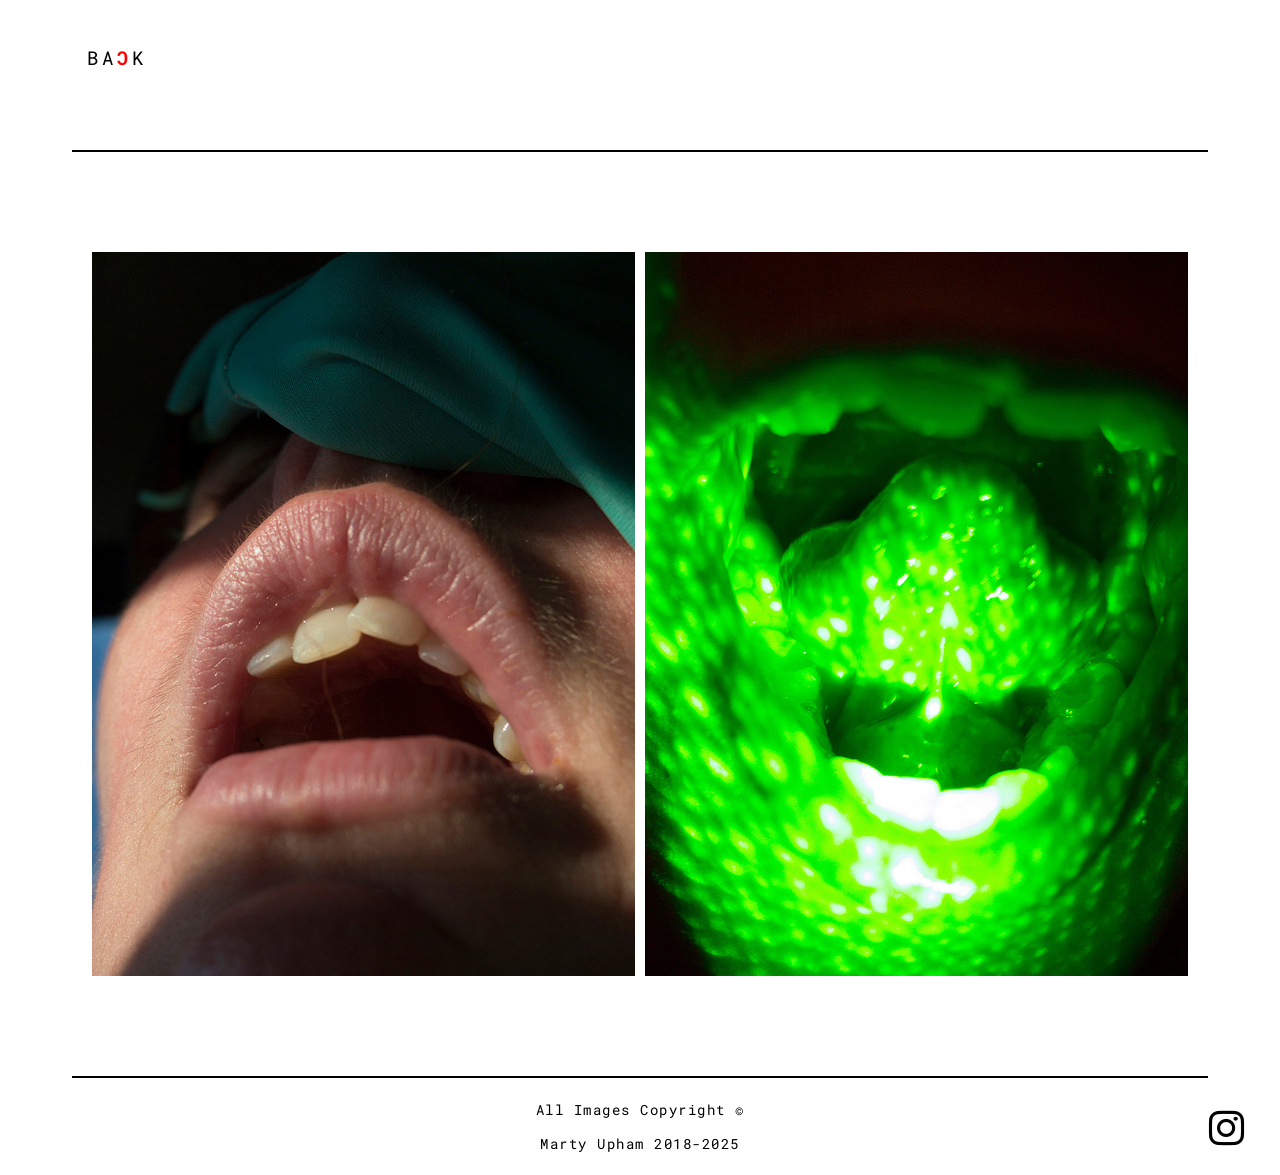
<file: a-mid-afternoon-change.html>
<!DOCTYPE html>
<html lang="en">
    
    <head>
        <title>A Mid-Afternoon Change</title>
        <meta charset="UTF-8">

        <!--Viewport of your page, which will give the browser instructions on 
        how to control the page's dimensions and scaling whilst aiding reponsive design-->
        
        <meta name="viewport" content="width=device-width, initial-scale=1.0">
        
        <!-- Favicon Metadata (page icon) -->
        <link rel="shortcut icon" type="image/gif" href="images/.gif">
        
        <!-- Open Graph/Link Preview (media content when sending url links) -->
        <meta property="og:site_name" content="Marty Upham" />
        <meta property="og:type" content="website" />
        <meta property="og:url" content="art.martyupham.com/a-mid-afternoon-change.html" />
        
        <!-- %%%%% -->
        <meta property="og:image" content="Images/mid-afternoon_change-1_OG_1200_x_630px.jpg" />
        
        <!-- %%%%% -->
        <meta property="og:title" content="A Mid-Afternoon Change || Marty Upham" />
        
        <!-- %%%%% -->
        <meta property="og:description" content="Marty Upham presents 'A Mid-Afternoon Change'" />
        
        <!-- STYLE Sheets -->
        <!-- This style sheet represents specific styles applicable to this page -->
        <link rel="stylesheet" href="css/sequencesArtBody.css">
        
        <!-- These two (2) style sheets represent global styles that apply across the website
             and responsive design respectively -->
        <link rel="stylesheet" href="css/global.css">
        <link rel="stylesheet" href="css/responsive.css">

        
        <link rel="preconnect" href="https://fonts.googleapis.com">
        <link rel="preconnect" href="https://fonts.gstatic.com" crossorigin>
        <link href="https://fonts.googleapis.com/css2?family=Roboto+Mono&display=swap" rel="stylesheet">   

        <link rel="stylesheet" href="https://cdnjs.cloudflare.com/ajax/libs/font-awesome/6.2.0/css/all.min.css" integrity="sha512-xh6O/CkQoPOWDdYTDqeRdPCVd1SpvCA9XXcUnZS2FmJNp1coAFzvtCN9BmamE+4aHK8yyUHUSCcJHgXloTyT2A==" crossorigin="anonymous" referrerpolicy="no-referrer"/>


    </head>

    <!-- OPENING NOTES -->

    <!-- This Page forms the detailed work of a Sequence. -->
    <!-- It uses UNIQUE Column classes with specific width percentages  -->
    <!-- that are callculated and reflective of the individual work -->


    <!-- Comments are written directly above the HTML that is written --> 
    <!-- In some detailed cases, further commentary may appear to the right -->


    <!-- START of page -->

    <body>   

        <div class="page-container">
            
            <!-- NAVIGATION -->
            <section>

                <div class="frame-back-button-container">
                    <div class="frame-back-button">
                        <a href="sequences.html">ba<span class="rotate">c</span>k</a>
                    </div>
                </div>
                
            </section>

            
            <!-- MAIN CONTENT -->
            <section>
                
                <div class="main-content">
            
                    <!-- Images used to open the lightbox -->

                    <div class="image-container">

                        <div class="row">

                          <div class="col-xs-12 col-m-6 image-expand">
                              <picture>
                                <source media="(min-width: 1024px)" srcset="Images/mid-afternoon_change-1_1024px.jpg">
                                <source media="(min-width: 768px)" srcset="Images/mid-afternoon_change-1_768px.jpg">
                                <img src="Images/mid-afternoon_change-1_576px.jpg" 
                                     onclick="openModal();currentSlide(1)" class="hover-shadow cursor">
                            </picture>
                          </div>

                          <div class="col-xs-12 col-m-6 image-expand">
                              <picture>
                                <source media="(min-width: 1024px)" srcset="Images/mid-afternoon_change-2_1024px.jpg">
                              <source media="(min-width: 768px)" srcset="Images/mid-afternoon_change-2_768px.jpg">
                            <img src="Images/mid-afternoon_change-2_576px.jpg" 
                                 onclick="openModal();currentSlide(2)" class="hover-shadow cursor">
                              </picture>
                          </div>

                        </div>

                    </div>
                    
                </div>

            </section>
            
            <!-- FOOTER -->
            <!-- Relies on parent "page-container" for page positioning -->
            <div class="footer">
                <p>All Images Copyright &#169;</p>
                <p>Marty Upham 2018-2025</p>
                
                <a href="https://www.instagram.com/martyupham.art/" class="fa fa-brands fa-instagram"></a>
                
            </div>
            

        </div>

        
         




        <!-- The Modal/Lightbox -->
        
        <div id="myModal" class="modal">

            <span class="close cursor" onclick="closeModal()">&times;</span>

            <div class="modal-content">



            <div class="mySlides">
              <div class="numbertext"></div>

                    <picture>
                        <source media="(min-width: 2000px)" srcset="Images/mid-afternoon_change-1_1024px.jpg">
                        <source media="(min-width: 768px)" srcset="Images/mid-afternoon_change-1_768px.jpg">
                        <img src="Images/mid-afternoon_change-1_576px.jpg" 
                             class="portrait-image-centre" alt="A Figures Mouth">
                    </picture>

            </div>

            <div class="mySlides">
              <div class="numbertext"></div>

                    <picture>
                        <source media="(min-width: 2000px)" srcset="Images/mid-afternoon_change-2_1024px.jpg">
                        <source media="(min-width: 768px)" srcset="Images/mid-afternoon_change-2_768px.jpg">
                        <img src="Images/mid-afternoon_change-2_576px.jpg" 
                             class="portrait-image-centre" alt="Abstract Artistic Work">
                    </picture>

            </div>



            <!-- Next/previous controls -->
                
            <a class="prev" onclick="plusSlides(-1)">&#10094;</a>
            <a class="next" onclick="plusSlides(1)">&#10095;</a>

            <!-- Caption text -->
            <!-- <alt> attribute on demo image populates this field -->
                
            <div class="caption-container">
              <p id="caption"></p>
            </div>


            <!-- Thumbnail image controls -->
                
            <div class="column-four">
              <!-- Empty column -->
            </div>

            <div class="column-four demo-lower">
              <img class="demo" src="Images/mid-afternoon_change-1_576px.jpg" onclick="currentSlide(1)" alt="">
            </div>

            <div class="column-four demo-lower">
              <img class="demo" src="Images/mid-afternoon_change-2_576px.jpg" onclick="currentSlide(2)" alt="">
            </div>

            <div class="column-four">
              <!-- Empty column -->
            </div>


            </div>

        </div> 


        <script src="Javascript/script.js">
        </script>



    </body>

</html>
</file>
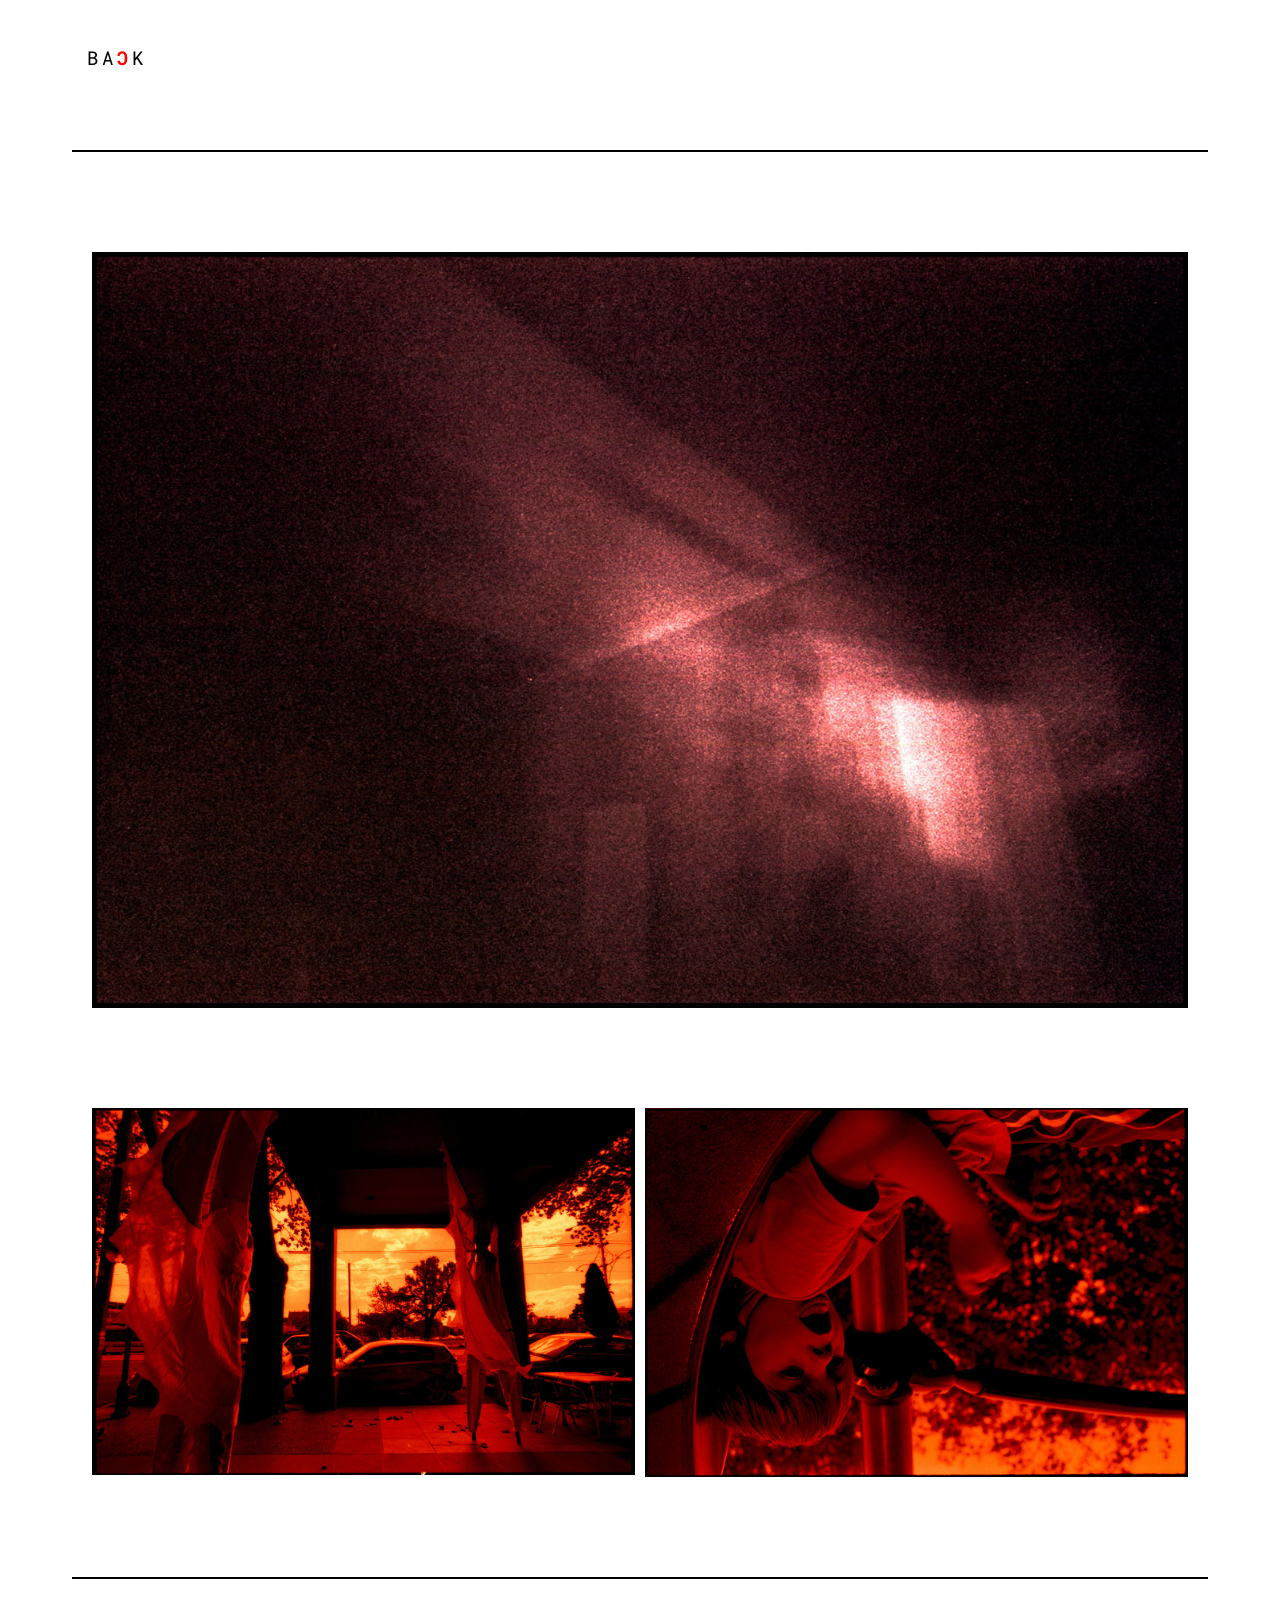
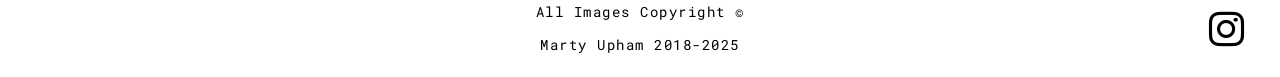
<file: birds.html>
<!DOCTYPE html>
<html lang="en">
	<head>
        <title>Birds</title>
		<meta charset="UTF-8">
        
        <!--Viewport of your page, which will give the browser instructions on 
        how to control the page's dimensions and scaling whilst aiding reponsive design-->
        
        <meta name="viewport" content="width=device-width, initial-scale=1.0">
        
        <!-- Favicon Metadata (page icon) -->
        <link rel="shortcut icon" type="image/gif" href="images/.gif">
        
        <!-- Open Graph/Link Preview (media content when sending url links) -->
        <meta property="og:site_name" content="Marty Upham" />
        <meta property="og:type" content="website" />
        <meta property="og:url" content="art.martyupham.com/birds.html" />
        
        <!-- %%%%% -->
        <meta property="og:image" content="Images/birds-3_OG_1200_x_630px.jpg" />
        
        <!-- %%%%% -->
        <meta property="og:title" content="Birds || Marty Upham" />
        
        <!-- %%%%% -->
        <meta property="og:description" content="Marty Upham presents 'Birds'" />
        
        <!-- STYLE Sheets -->
        <!-- This style sheet represents specific styles applicable to this page -->
        <link rel="stylesheet" href="css/sequencesArtBody.css">
        
        <!-- These two (2) style sheets represent global styles that apply across the website
             and responsive design respectively -->
        <link rel="stylesheet" href="css/global.css">
        <link rel="stylesheet" href="css/responsive.css">

        
        <link rel="preconnect" href="https://fonts.googleapis.com">
        <link rel="preconnect" href="https://fonts.gstatic.com" crossorigin>
        <link href="https://fonts.googleapis.com/css2?family=Roboto+Mono&display=swap" rel="stylesheet">   
        
        <link rel="stylesheet" href="https://cdnjs.cloudflare.com/ajax/libs/font-awesome/6.2.0/css/all.min.css" integrity="sha512-xh6O/CkQoPOWDdYTDqeRdPCVd1SpvCA9XXcUnZS2FmJNp1coAFzvtCN9BmamE+4aHK8yyUHUSCcJHgXloTyT2A==" crossorigin="anonymous" referrerpolicy="no-referrer"/>
        
	</head>
            
    <!-- OPENING NOTES -->
    
    <!-- This Page forms the detailed work of a Sequence. -->
    <!-- It uses UNIQUE Column classes with specific width percentages  -->
    <!-- that are callculated and reflective of the individual work -->

    
    <!-- Comments are written directly above the HTML that is written --> 
    <!-- In some detailed cases, further commentary may appear to the right -->

      
    <!-- START of page -->
    
    <body>   
        
        <div class="page-container">

            <!-- NAVIGATION -->
            <section>

                <div class="frame-back-button-container">
                    <div class="frame-back-button">
                        <a href="sequences.html">ba<span class="rotate">c</span>k</a>
                    </div>
                </div>
                
            </section>

            <!-- MAIN CONTENT -->
            <section>
                
                <div class="main-content">
            
                     <!-- Images used to open the lightbox -->

                    <div class="image-container">

                        <div class="row">
                          <div class="col-xs-12">

                            <picture>
                            <source media="(min-width: 1024px)" srcset="Images/birds-1_1366px.jpg">
                            <source media="(min-width: 768px)" srcset="Images/birds-1_1024px.jpg">
                            <source media="(min-width: 640px)" srcset="Images/birds-1_768px.jpg">
                            <img src="Images/birds-1_640px.jpg" 
                                 onclick="openModal();currentSlide(1)" class="hover-shadow cursor">
                            </picture>

                          </div>
                        </div>

                        <div class="row">
                          <div class="col-xs-12 col-l-6">
                            <picture>
                            <source media="(min-width: 1024px)" srcset="Images/birds-2_1366px.jpg">
                            <source media="(min-width: 768px)" srcset="Images/birds-2_1024px.jpg">
                            <source media="(min-width: 640px)" srcset="Images/birds-2_768px.jpg">
                            <img src="Images/birds-2_640px.jpg" 
                                 onclick="openModal();currentSlide(2)" class="hover-shadow cursor">
                            </picture>
                          </div>
                          <div class="col-xs-12 col-l-6">
                            <picture>  
                            <source media="(min-width: 1024px)" srcset="Images/birds-3_1366px.jpg">
                            <source media="(min-width: 768px)" srcset="Images/birds-3_1024px.jpg">
                            <source media="(min-width: 640px)" srcset="Images/birds-3_768px.jpg">
                            <img src="Images/birds-3_640px.jpg" 
                                 onclick="openModal();currentSlide(3)" class="hover-shadow cursor">
                            </picture>
                          </div>
                        </div>

                    </div>
                    
                </div>
                
            </section>
            
            
            
            <!-- FOOTER -->
            <!-- Relies on parent "page-container" for page positioning -->
            <div class="footer">

                <p>All Images Copyright &#169;</p>
                <p>Marty Upham 2018-2025</p>
                
                <a href="https://www.instagram.com/martyupham.art/" class="fa fa-brands fa-instagram"></a>

            </div>

        </div>
        
        
        

        
        <!-- The Modal/Lightbox -->
        
        <div id="myModal" class="modal">
            
            <span class="close cursor" onclick="closeModal()">&times;</span>
            
            <div class="modal-content">

                <div class="mySlides">
                  <div class="numbertext"></div>
                    <picture>
                        <source media="(min-width: 1024px)" srcset="Images/birds-1_1366px.jpg">
                        <source media="(min-width: 768px)" srcset="Images/birds-1_1024px.jpg">
                        <source media="(min-width: 640px)" srcset="Images/birds-1_768px.jpg">
                        <img src="Images/birds-1_640px.jpg" alt="Abstract Artistic Work">
                    </picture>
                </div>

                <div class="mySlides">
                  <div class="numbertext"></div>

                        <picture>
                            <source media="(min-width: 1024px)" srcset="Images/birds-2_1366px.jpg">
                            <source media="(min-width: 768px)" srcset="Images/birds-2_1024px.jpg">
                            <source media="(min-width: 640px)" srcset="Images/birds-2_768px.jpg">
                            <img src="Images/birds-2_640px.jpg" alt="Abstract Artistic Work">
                        </picture>

                </div>

                <div class="mySlides">
                  <div class="numbertext"></div>

                        <picture>
                            <source media="(min-width: 1024px)" srcset="Images/birds-3_1366px.jpg">
                            <source media="(min-width: 768px)" srcset="Images/birds-3_1024px.jpg">
                            <source media="(min-width: 640px)" srcset="Images/birds-3_768px.jpg">
                            <img src="Images/birds-3_640px.jpg" alt="Abstract Artistic Work">
                        </picture>

                </div>


                <!-- Next/previous controls -->
                
                <a class="prev" onclick="plusSlides(-1)">&#10094;</a>
                <a class="next" onclick="plusSlides(1)">&#10095;</a>

                
                <!-- Caption text -->
                <!-- <alt> attribute on demo image populates this field -->
                
                <div class="caption-container">
                  <p id="caption"></p>
                </div>

                
                <!-- Thumbnail image controls -->
                
                <div class="column-three demo-lower">
                  <img class="demo" src="Images/birds-1_1024px.jpg" onclick="currentSlide(1)" alt="">
                </div>

                <div class="column-three demo-lower">
                  <img class="demo" src="Images/birds-2_1024px.jpg" onclick="currentSlide(2)" alt="">
                </div>

                <div class="column-three demo-lower">
                  <img class="demo" src="Images/birds-3_1024px.jpg" onclick="currentSlide(3)" alt="">
                </div>


            </div>
        </div> 


        <script src="Javascript/script.js">
        </script>

	</body>
</html>
</file>
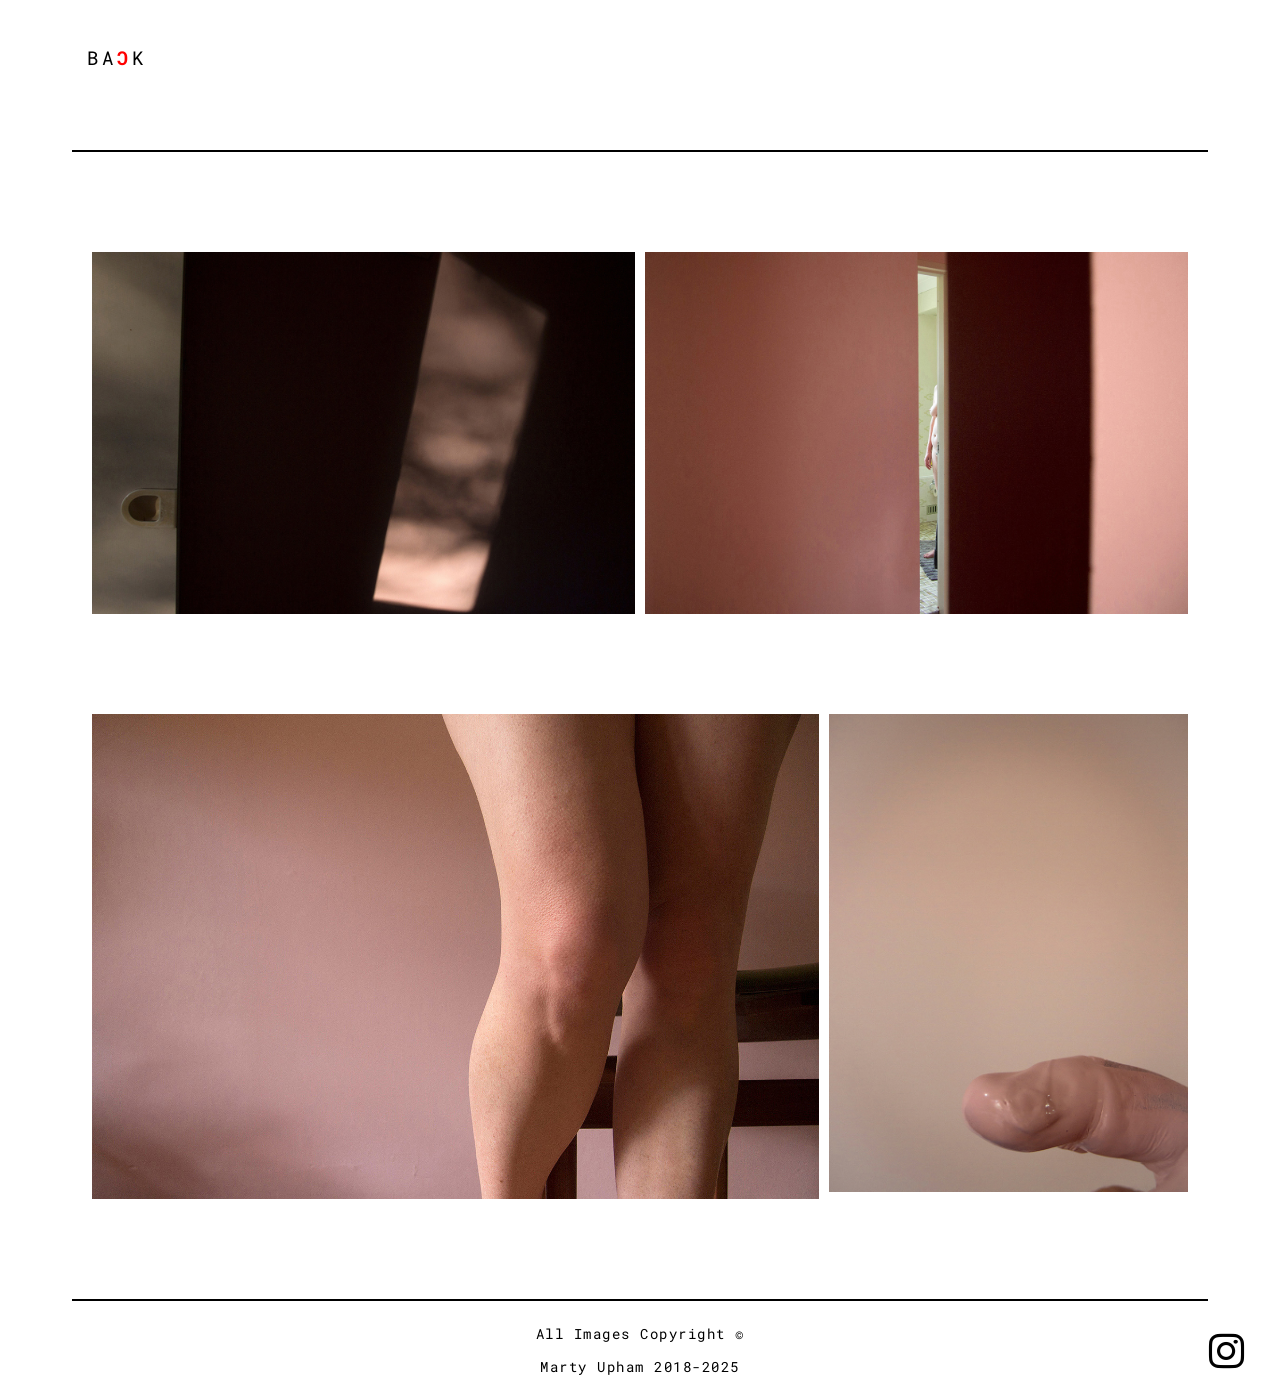
<file: cant-find-my-keys.html>
<!DOCTYPE html>
<html lang="en">
	<head>
        <title>Can't Find My Keys</title>
		<meta charset="UTF-8">
        
        <!--Viewport of your page, which will give the browser instructions on 
        how to control the page's dimensions and scaling whilst aiding reponsive design-->
        <meta name="viewport" content="width=device-width, initial-scale=1.0">
        
        <!-- Favicon Metadata (page icon) -->
        <link rel="shortcut icon" type="image/gif" href="images/.gif">
        
        <!-- Open Graph/Link Preview (media content when sending url links) -->
        <meta property="og:site_name" content="Marty Upham" />
        <meta property="og:type" content="website" />
        <meta property="og:url" content="art.martyupham.com/cant-find-my-keys.html" />
        
        <!-- %%%%% -->
        <meta property="og:image" content="Images/cant_find_my_keys-3_OG_1200_x_630px.jpg" />
        
        <!-- %%%%% -->
        <meta property="og:title" content="Can't Find My Keys || Marty Upham" />
        
        <!-- %%%%% -->
        <meta property="og:description" content="Marty Upham presents 'Can't Find My Keys'" />
        
        <!-- STYLE Sheets -->
        <!-- This style sheet represents specific styles applicable to this page -->
        <link rel="stylesheet" href="css/sequencesArtBody.css">
        
        <!-- These two (2) style sheets represent global styles that apply across the website
             and responsive design respectively -->
        <link rel="stylesheet" href="css/global.css">
        <link rel="stylesheet" href="css/responsive.css">
        
        <link rel="preconnect" href="https://fonts.googleapis.com">
        <link rel="preconnect" href="https://fonts.gstatic.com" crossorigin>
        <link href="https://fonts.googleapis.com/css2?family=Roboto+Mono&display=swap" rel="stylesheet">   
        
        <link rel="stylesheet" href="https://cdnjs.cloudflare.com/ajax/libs/font-awesome/6.2.0/css/all.min.css" integrity="sha512-xh6O/CkQoPOWDdYTDqeRdPCVd1SpvCA9XXcUnZS2FmJNp1coAFzvtCN9BmamE+4aHK8yyUHUSCcJHgXloTyT2A==" crossorigin="anonymous" referrerpolicy="no-referrer"/>
        	
	</head>
            
    <!-- OPENING NOTES -->
    
    <!-- This Page forms the detailed work of a Sequence. -->
    <!-- It uses UNIQUE Column classes with specific width percentages  -->
    <!-- that are callculated and reflective of the individual work -->

    
    <!-- Comments are written directly above the HTML that is written --> 
    <!-- In some detailed cases, further commentary may appear to the right -->

      
    <!-- START of page -->
            
    <body>   
        
    <div class="page-container">
        
        <!-- NAVIGATION -->
        <section>

            <div class="frame-back-button-container">
                <div class="frame-back-button">
                    <a href="sequences.html">ba<span class="rotate">c</span>k</a>
                </div>
            </div>

        </section>
        
        <!-- MAIN CONTENT -->
            <section>
                
                <div class="main-content">
        
                     <!-- Images used to open the lightbox -->

                    <div class="image-container">

                        <div class="row">
                          <div class="col-xs-12 col-l-6">
                                <picture>
                                    <source media="(min-width: 1024px)" srcset="Images/cant_find_my_keys-1_1366px.jpg">
                                    <source media="(min-width: 768px)" srcset="Images/cant_find_my_keys-1_1024px.jpg">
                                    <source media="(min-width: 640px)" srcset="Images/cant_find_my_keys-1_768px.jpg">
                                    <img src="Images/cant_find_my_keys-1_640px.jpg" 
                                    onclick="openModal();currentSlide(1)" class="hover-shadow cursor">
                                </picture>
                          </div>
                          <div class="col-xs-12 col-l-6">
                              <picture>
                                    <source media="(min-width: 1024px)" srcset="Images/cant_find_my_keys-2_1366px.jpg">
                                    <source media="(min-width: 768px)" srcset="Images/cant_find_my_keys-2_1024px.jpg">
                                    <source media="(min-width: 640px)" srcset="Images/cant_find_my_keys-2_768px.jpg">
                                    <img src="Images/cant_find_my_keys-2_640px.jpg" 
                                    onclick="openModal();currentSlide(2)" class="hover-shadow cursor">
                              </picture>
                          </div>
                        </div>

                        <div class="row">
                          <div class="col-xs-12 col-m-8">
                              <picture>
                                <source media="(min-width: 1024px)" srcset="Images/cant_find_my_keys-3_1366px.jpg">
                                <source media="(min-width: 768px)" srcset="Images/cant_find_my_keys-3_1024px.jpg">
                                <source media="(min-width: 640px)" srcset="Images/cant_find_my_keys-3_768px.jpg">
                                <img src="Images/cant_find_my_keys-3_640px.jpg"
                                     onclick="openModal();currentSlide(3)" class="hover-shadow cursor">
                            </picture>
                          </div>

                          <div class="col-xs-12 col-m-4 image-expand">
                              <picture>
                                    <source media="(min-width: 1024px)" srcset="Images/cant_find_my_keys-4_1024px.jpg">
                                    <source media="(min-width: 768px)" srcset="Images/cant_find_my_keys-4_768px.jpg">
                                    <img src="Images/cant_find_my_keys-4_576px.jpg" 
                                    onclick="openModal();currentSlide(4)" class="hover-shadow cursor">
                              </picture>
                          </div>
                        </div>



                    </div>
                    
                </div>
                
        </section>
        
        <!-- FOOTER -->
        <!-- Relies on parent "page-container" for page positioning -->
        <div class="footer">

            <p>All Images Copyright &#169;</p>
            <p>Marty Upham 2018-2025</p>
            
            <a href="https://www.instagram.com/martyupham.art/" class="fa fa-brands fa-instagram"></a>

        </div>
            
    </div>
        
    
        
    <!-- The Modal/Lightbox -->
    <div id="myModal" class="modal">
      <span class="close cursor" onclick="closeModal()">&times;</span>
      <div class="modal-content">

        <div class="mySlides">
          <div class="numbertext"></div>
            <picture>
                <source media="(min-width: 1024px)" srcset="Images/cant_find_my_keys-1_1366px.jpg">
                <source media="(min-width: 768px)" srcset="Images/cant_find_my_keys-1_1024px.jpg">
                <source media="(min-width: 640px)" srcset="Images/cant_find_my_keys-1_768px.jpg">
                <img src="Images/cant_find_my_keys-1_640px.jpg" alt="Abstract Artistic Work">
            </picture>
        </div>

    <div class="mySlides">
      <div class="numbertext"></div>
        
            <picture>
                <source media="(min-width: 1024px)" srcset="Images/cant_find_my_keys-2_1366px.jpg">
                <source media="(min-width: 768px)" srcset="Images/cant_find_my_keys-2_1024px.jpg">
                <source media="(min-width: 640px)" srcset="Images/cant_find_my_keys-2_768px.jpg">
                <img src="Images/cant_find_my_keys-2_640px.jpg" alt="Abstract Artistic Work">
            </picture>
      
    </div>

    <div class="mySlides">
      <div class="numbertext"></div>
        
            <picture>
                <source media="(min-width: 1024px)" srcset="Images/cant_find_my_keys-3_1366px.jpg">
                <source media="(min-width: 768px)" srcset="Images/cant_find_my_keys-3_1024px.jpg">
                <source media="(min-width: 640px)" srcset="Images/cant_find_my_keys-3_768px.jpg">
                <img src="Images/cant_find_my_keys-3_640px.jpg" alt="A Figures Legs">
            </picture>
      
    </div>

    <div class="mySlides">
      <div class="numbertext"></div>
        
        
            <picture>
                <source media="(min-width: 2000px)" srcset="Images/cant_find_my_keys-4_1024px.jpg">
                <source media="(min-width: 768px)" srcset="Images/cant_find_my_keys-4_768px.jpg">
                <img src="Images/cant_find_my_keys-4_576px.jpg" 
                     class="portrait-image-centre" alt="Abstract Artistic Work">
            </picture>
        
        
    </div>

    <!-- Next/previous controls -->
    <a class="prev" onclick="plusSlides(-1)">&#10094;</a>
    <a class="next" onclick="plusSlides(1)">&#10095;</a>

    <!-- Caption text -->
    <div class="caption-container">
      <p id="caption"></p>
    </div>

          
    <!-- Thumbnail image controls -->
    <div class="column-four-one-4-3 demo-lower">
      <img class="demo" src="Images/cant_find_my_keys-1_1024px.jpg" onclick="currentSlide(1)" alt="">
    </div>

    <div class="column-four-one-4-3 demo-lower">
      <img class="demo" src="Images/cant_find_my_keys-2_1024px.jpg" onclick="currentSlide(2)" alt="">
    </div>

    <div class="column-four-one-4-3 demo-lower">
      <img class="demo" src="Images/cant_find_my_keys-3_1024px.jpg" onclick="currentSlide(3)" alt="">
    </div>

    <div class="column-four-one-4-3-potrait-demo demo-lower">
      <img class="demo" src="Images/cant_find_my_keys-4_576px.jpg" onclick="currentSlide(4)" alt="">
    </div>
     
    
  </div>
</div> 
        
      
            <script src="Javascript/script.js">
            </script>
              
        
		
	</body>

</html>
</file>
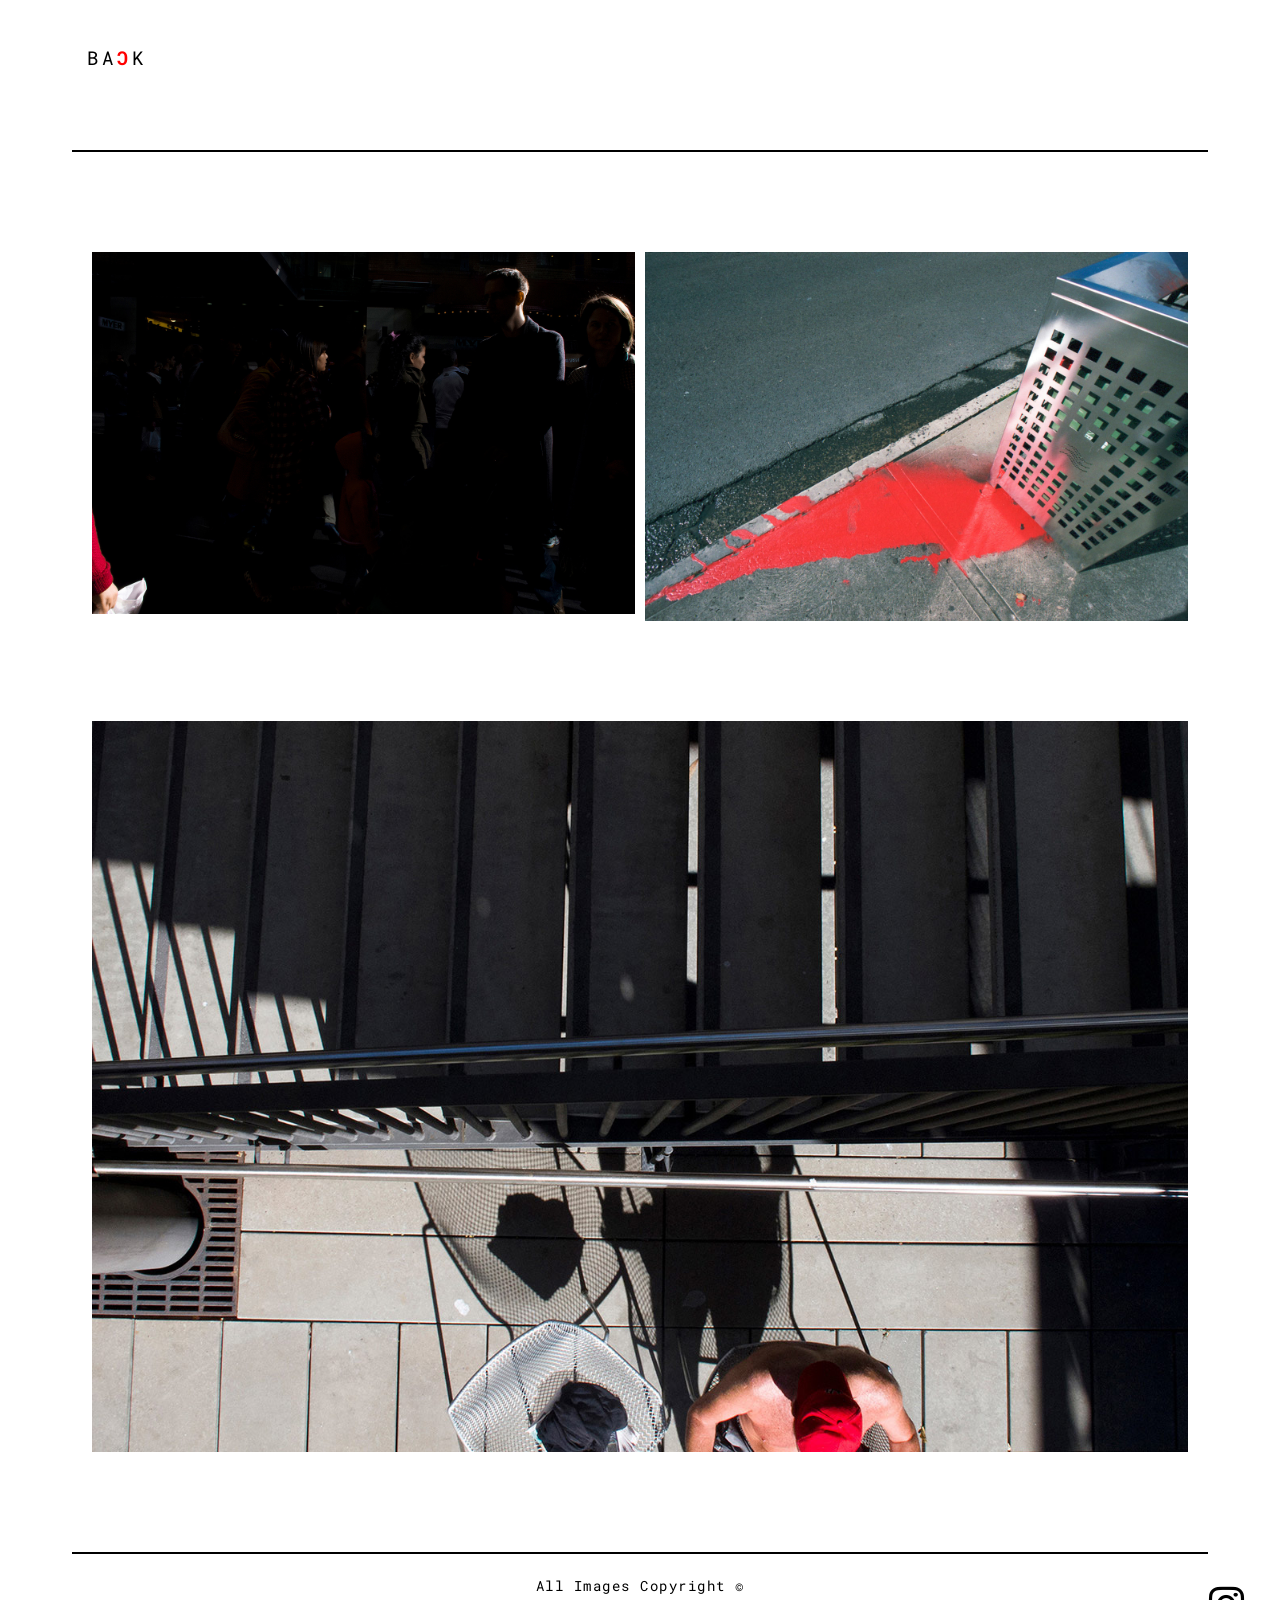
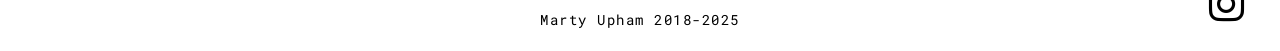
<file: gone-fishing.html>
<!DOCTYPE html>
<html lang="en">
	<head>
        <title>Gone Fishing</title>
		<meta charset="UTF-8">
        
        <!--Viewport of your page, which will give the browser instructions on 
        how to control the page's dimensions and scaling whilst aiding reponsive design-->
        <meta name="viewport" content="width=device-width, initial-scale=1.0">
        
        <!-- Favicon Metadata (page icon) -->
        <link rel="shortcut icon" type="image/gif" href="images/.gif">
        
        <!-- Open Graph/Link Preview (media content when sending url links) -->
        <meta property="og:site_name" content="Marty Upham" />
        <meta property="og:type" content="website" />
        <meta property="og:url" content="art.martyupham.com/gone-fishing.html" />
        
        <!-- %%%%% -->
        <meta property="og:image" content="Images/Gone_Fishing-3_OG_1200_x_630px.jpg" />
        
        <!-- %%%%% -->
        <meta property="og:title" content="Gone Fishing || Marty Upham" />
        
        <!-- %%%%% -->
        <meta property="og:description" content="Marty Upham presents 'Gone Fishing'" />
        
        <!-- STYLE Sheets -->
        <!-- This style sheet represents specific styles applicable to this page -->
        <link rel="stylesheet" href="css/sequencesArtBody.css">
        
        <!-- These two (2) style sheets represent global styles that apply across the website
             and responsive design respectively -->
        <link rel="stylesheet" href="css/global.css">
        <link rel="stylesheet" href="css/responsive.css">
        
        <link rel="preconnect" href="https://fonts.googleapis.com">
        <link rel="preconnect" href="https://fonts.gstatic.com" crossorigin>
        <link href="https://fonts.googleapis.com/css2?family=Roboto+Mono&display=swap" rel="stylesheet">   
        
        <link rel="stylesheet" href="https://cdnjs.cloudflare.com/ajax/libs/font-awesome/6.2.0/css/all.min.css" integrity="sha512-xh6O/CkQoPOWDdYTDqeRdPCVd1SpvCA9XXcUnZS2FmJNp1coAFzvtCN9BmamE+4aHK8yyUHUSCcJHgXloTyT2A==" crossorigin="anonymous" referrerpolicy="no-referrer"/>
        
        
	</head>
            
    <!-- OPENING NOTES -->
    
    <!-- This Page forms the detailed work of a Sequence. -->
    <!-- It uses UNIQUE Column classes with specific width percentages  -->
    <!-- that are callculated and reflective of the individual work -->

    
    <!-- Comments are written directly above the HTML that is written --> 
    <!-- In some detailed cases, further commentary may appear to the right -->

      
    <!-- START of page -->
            
    <body>   
        
    <div class="page-container">
        
        <!-- NAVIGATION -->
        <section>

            <div class="frame-back-button-container">
                <div class="frame-back-button">
                    <a href="sequences.html">ba<span class="rotate">c</span>k</a>
                </div>
            </div>

        </section>
        
        <!-- MAIN CONTENT -->
            <section>
                
                <div class="main-content">
        
                    <!-- Images used to open the lightbox -->

                    <div class="image-container">

                        <div class="row">
                          <div class="col-xs-12 col-l-6">
                              
                               <picture>
                                    <source media="(min-width: 1024px)" srcset="Images/Gone_Fishing-1_1366px.jpg">
                                    <source media="(min-width: 768px)" srcset="Images/Gone_Fishing-1_1024px.jpg">
                                    <source media="(min-width: 640px)" srcset="Images/Gone_Fishing-1_768px.jpg">
                                    <img src="Images/Gone_Fishing-1_640px.jpg" 
                                    onclick="openModal();currentSlide(1)" class="hover-shadow cursor">
                              </picture>
                          </div>
                          <div class="col-xs-12 col-l-6">
                              <picture>
                                    <source media="(min-width: 1024px)" srcset="Images/Gone_Fishing-2_1366px.jpg">
                                    <source media="(min-width: 768px)" srcset="Images/Gone_Fishing-2_1024px.jpg">
                                    <source media="(min-width: 640px)" srcset="Images/Gone_Fishing-2_768px.jpg">
                                    <img src="Images/Gone_Fishing-2_640px.jpg" 
                                    onclick="openModal();currentSlide(2)" class="hover-shadow cursor">
                              </picture>
                          </div>
                        </div>

                        <div class="row">
                          <div class="col-xs-12">
                              <picture>
                                    <source media="(min-width: 1024px)" srcset="Images/Gone_Fishing-3_1366px.jpg">
                                    <source media="(min-width: 768px)" srcset="Images/Gone_Fishing-3_1024px.jpg">
                                    <source media="(min-width: 640px)" srcset="Images/Gone_Fishing-3_768px.jpg">
                                    <img src="Images/Gone_Fishing-3_1366px.jpg" 
                                    onclick="openModal();currentSlide(3)" class="hover-shadow cursor">
                              </picture>
                          </div>
                        </div>

                    </div>
                    
                </div>
                
        </section>
        
        
        <!-- FOOTER -->
        <!-- Relies on parent "page-container" for page positioning -->
        <div class="footer">

            <p>All Images Copyright &#169;</p>
            <p>Marty Upham 2018-2025</p>
            
            <a href="https://www.instagram.com/martyupham.art/" class="fa fa-brands fa-instagram"></a>

        </div>
        
    </div>
        
    
        
    <!-- The Modal/Lightbox -->
    <div id="myModal" class="modal">
      <span class="close cursor" onclick="closeModal()">&times;</span>
      <div class="modal-content">

        <div class="mySlides">
          <div class="numbertext"></div>
            <picture>
                <source media="(min-width: 1024px)" srcset="Images/Gone_Fishing-1_1366px.jpg">
                <source media="(min-width: 768px)" srcset="Images/Gone_Fishing-1_1024px.jpg">
                <source media="(min-width: 640px)" srcset="Images/Gone_Fishing-1_768px.jpg">
                <img src="Images/Gone_Fishing-1_640px.jpg" alt="Abstract Artistic Work">
            </picture>
        </div>

    <div class="mySlides">
      <div class="numbertext"></div>
        
            <picture>
                <source media="(min-width: 1024px)" srcset="Images/Gone_Fishing-2_1366px.jpg">
                <source media="(min-width: 768px)" srcset="Images/Gone_Fishing-2_1024px.jpg">
                <source media="(min-width: 640px)" srcset="Images/Gone_Fishing-2_768px.jpg">
                <img src="Images/Gone_Fishing-2_640px.jpg" alt="Abstract Artistic Work">
            </picture>
      
    </div>

    <div class="mySlides">
      <div class="numbertext"></div>
        
            <picture>
                <source media="(min-width: 1024px)" srcset="Images/Gone_Fishing-3_1366px.jpg">
                <source media="(min-width: 768px)" srcset="Images/Gone_Fishing-3_1024px.jpg">
                <source media="(min-width: 640px)" srcset="Images/Gone_Fishing-3_768px.jpg">
                <img src="Images/Gone_Fishing-3_640px.jpg" alt="Abstract Artistic Work">
            </picture>
      
    </div>


    <!-- Next/previous controls -->
    <a class="prev" onclick="plusSlides(-1)">&#10094;</a>
    <a class="next" onclick="plusSlides(1)">&#10095;</a>

    <!-- Caption text -->
    <div class="caption-container">
      <p id="caption"></p>
    </div>

    <!-- Thumbnail image controls -->
     
    
          
    <div class="column-three demo-lower">
      <img class="demo" src="Images/Gone_Fishing-1_1024px.jpg" onclick="currentSlide(1)" alt="">
    </div>

    <div class="column-three demo-lower">
      <img class="demo" src="Images/Gone_Fishing-2_1024px.jpg" onclick="currentSlide(2)" alt="">
    </div>

    <div class="column-three demo-lower">
      <img class="demo" src="Images/Gone_Fishing-3_1024px.jpg" onclick="currentSlide(3)" alt="">
    </div>
     
    
  </div>
</div> 
        
      
            <script src="Javascript/script.js">
            </script>
              
        
		
	</body>

</html>
</file>
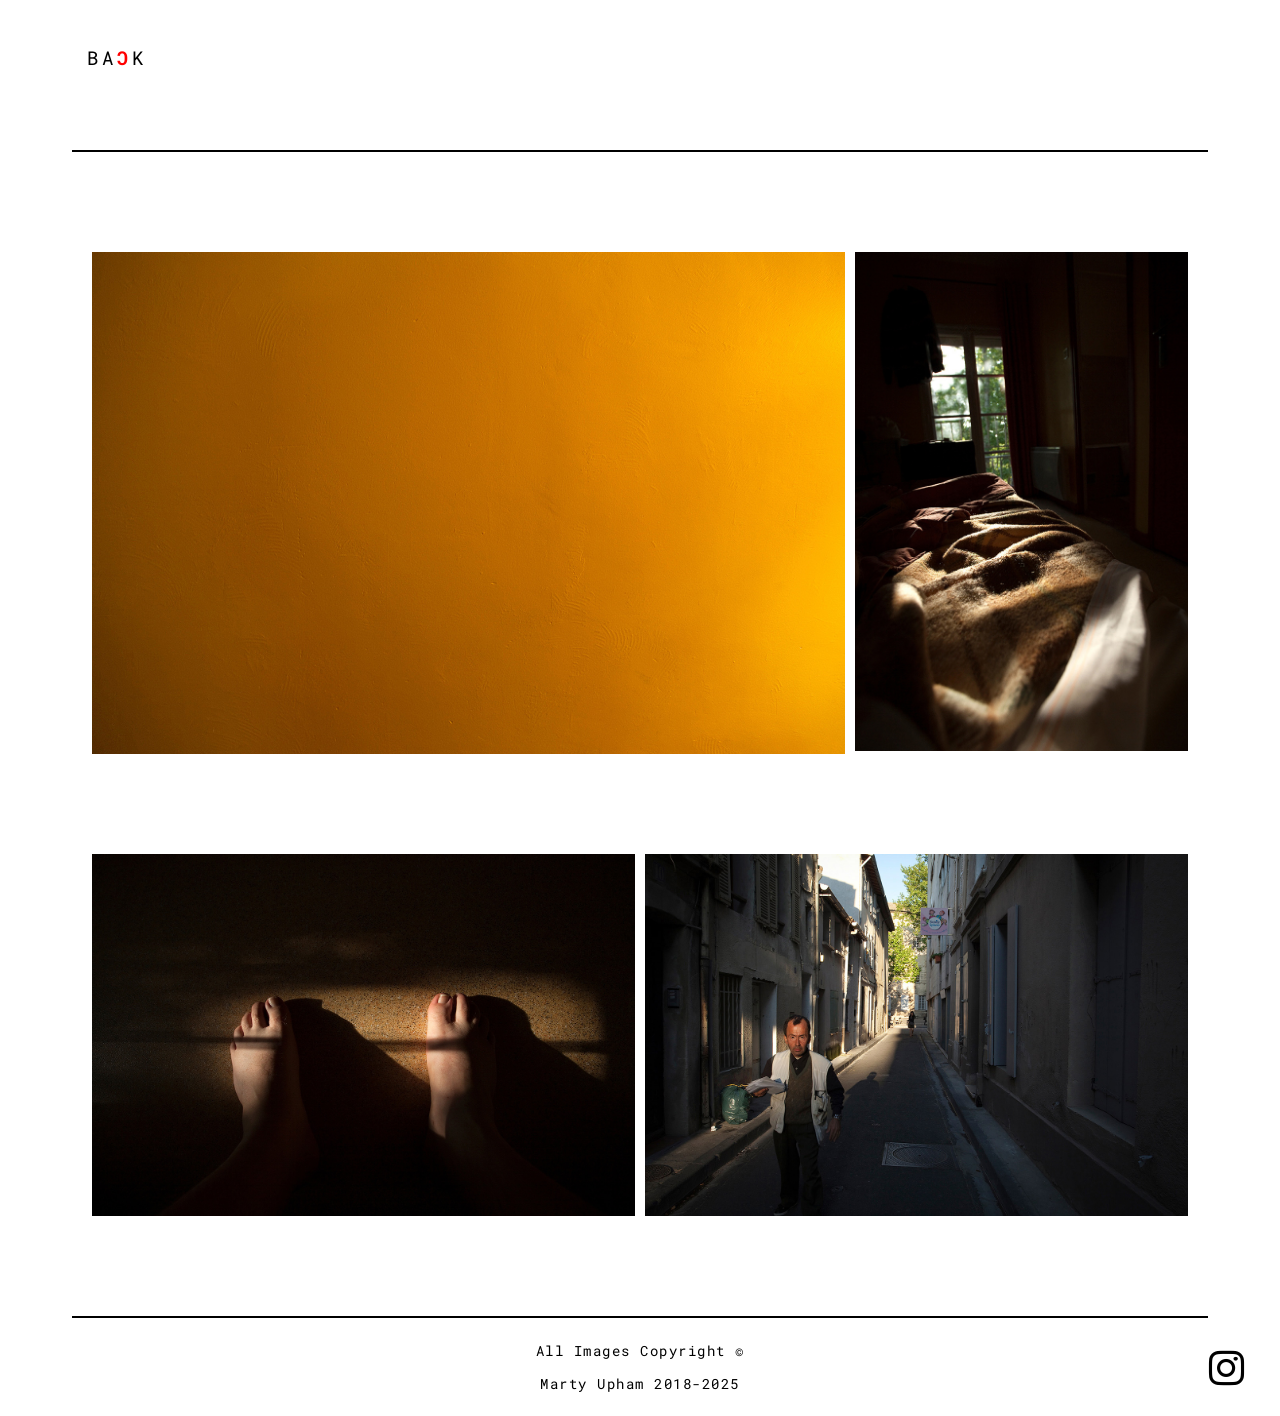
<file: i-awoke-from-a-dark-dream.html>
<!DOCTYPE html>
<html lang="en">
	<head>
        <title>I Awoke From a Dark Dream</title>
		<meta charset="UTF-8">
        
        <!--Viewport of your page, which will give the browser instructions on 
        how to control the page's dimensions and scaling whilst aiding reponsive design-->
        <meta name="viewport" content="width=device-width, initial-scale=1.0">
        
        <!-- Favicon Metadata (page icon) -->
        <link rel="shortcut icon" type="image/gif" href="images/.gif">
        
        <!-- Open Graph/Link Preview (media content when sending url links) -->
        <meta property="og:site_name" content="Marty Upham" />
        <meta property="og:type" content="website" />
        <meta property="og:url" content="art.martyupham.com/i-awoke-from-a-dark-dream.html" />
        
        <!-- %%%%% -->
        <meta property="og:image" content="Images/I_awoke_from_a_dark_dream-4_OG_1200_x_630px.jpg" />
        
        <!-- %%%%% -->
        <meta property="og:title" content="I Awoke From a Dark Dream || Marty Upham" />
        
        <!-- %%%%% -->
        <meta property="og:description" content="Marty Upham presents 'I Awoke From a Dark Dream'" />
        
        <!-- STYLE Sheets -->
        <!-- This style sheet represents specific styles applicable to this page -->
        <link rel="stylesheet" href="css/sequencesArtBody.css">
        
        <!-- These two (2) style sheets represent global styles that apply across the website
             and responsive design respectively -->
        <link rel="stylesheet" href="css/global.css">
        <link rel="stylesheet" href="css/responsive.css">
        
        <link rel="preconnect" href="https://fonts.googleapis.com">
        <link rel="preconnect" href="https://fonts.gstatic.com" crossorigin>
        <link href="https://fonts.googleapis.com/css2?family=Roboto+Mono&display=swap" rel="stylesheet">   
        
        <link rel="stylesheet" href="https://cdnjs.cloudflare.com/ajax/libs/font-awesome/6.2.0/css/all.min.css" integrity="sha512-xh6O/CkQoPOWDdYTDqeRdPCVd1SpvCA9XXcUnZS2FmJNp1coAFzvtCN9BmamE+4aHK8yyUHUSCcJHgXloTyT2A==" crossorigin="anonymous" referrerpolicy="no-referrer"/>
        
	</head>
            
    <!-- OPENING NOTES -->
    
    <!-- This Page forms the detailed work of a Sequence. -->
    <!-- It uses UNIQUE Column classes with specific width percentages  -->
    <!-- that are callculated and reflective of the individual work -->

    
    <!-- Comments are written directly above the HTML that is written --> 
    <!-- In some detailed cases, further commentary may appear to the right -->

      
    <!-- START of page -->
            
    <body> 
        
        <div class="page-container">
        
        <!-- NAVIGATION -->
        <section>

            <div class="frame-back-button-container">
                <div class="frame-back-button">
                    <a href="sequences.html">ba<span class="rotate">c</span>k</a>
                </div>
            </div>

        </section>
            
        <!-- MAIN CONTENT -->
            <section>
                
                <div class="main-content">
        
                    <!-- Images used to open the lightbox -->

                    <div class="image-container">

                        <div class="row">
                          <div class="col-xs-12 col-m-8-a">
                             <picture>
                            <source media="(min-width: 1024px)" srcset="Images/I_awoke_from_a_dark_dream-1_1366px.jpg">
                            <source media="(min-width: 768px)" srcset="Images/I_awoke_from_a_dark_dream-1_1024px.jpg">
                            <source media="(min-width: 640px)" srcset="Images/I_awoke_from_a_dark_dream-1_768px.jpg">
                                <img src="Images/I_awoke_from_a_dark_dream-1_640px.jpg"
                                     onclick="openModal();currentSlide(1)" class="hover-shadow cursor">
                            </picture>
                          </div>
                          <div class="col-xs-12 col-m-4-a image-expand">
                              <picture>
                                <source media="(min-width: 1024px)" srcset="Images/I_awoke_from_a_dark_dream-2_1024px.jpg">
                              <source media="(min-width: 768px)" srcset="Images/I_awoke_from_a_dark_dream-2_768px.jpg">
                            <img src="Images/I_awoke_from_a_dark_dream-2_576px.jpg" 
                                 onclick="openModal();currentSlide(2)" class="hover-shadow cursor">
                              </picture>
                          </div>
                        </div>

                        <div class="row">
                          <div class="col-xs-12 col-l-6">
                              <picture>
                            <source media="(min-width: 1024px)" srcset="Images/I_awoke_from_a_dark_dream-3_1366px.jpg">
                            <source media="(min-width: 768px)" srcset="Images/I_awoke_from_a_dark_dream-3_1024px.jpg">
                            <source media="(min-width: 640px)" srcset="Images/I_awoke_from_a_dark_dream-3_768px.jpg">
                            <img src="Images/I_awoke_from_a_dark_dream-3_640px.jpg" 
                                 onclick="openModal();currentSlide(3)" class="hover-shadow cursor">
                              </picture>
                          </div>
                          <div class="col-xs-12 col-l-6">
                              <picture>
                            <source media="(min-width: 1024px)" srcset="Images/I_awoke_from_a_dark_dream-4_1366px.jpg">
                            <source media="(min-width: 768px)" srcset="Images/I_awoke_from_a_dark_dream-4_1024px.jpg">
                            <source media="(min-width: 640px)" srcset="Images/I_awoke_from_a_dark_dream-4_768px.jpg">
                            <img src="Images/I_awoke_from_a_dark_dream-4_640px.jpg" 
                                 onclick="openModal();currentSlide(4)" class="hover-shadow cursor">
                              </picture>
                          </div>
                        </div> 

                    </div>
                    
                </div>
                
            </section>
        
        <!-- FOOTER -->
        <!-- Relies on parent "page-container" for page positioning -->
        <div class="footer">

            <p>All Images Copyright &#169;</p>
            <p>Marty Upham 2018-2025</p>
            
            <a href="https://www.instagram.com/martyupham.art/" class="fa fa-brands fa-instagram"></a>

        </div>
          
    </div> 
            
        
    
            
        
        
    <!-- The Modal/Lightbox -->
    <div id="myModal" class="modal">
      <span class="close cursor" onclick="closeModal()">&times;</span>
      <div class="modal-content">

        <div class="mySlides">
          <div class="numbertext"></div>
            <picture>
                <source media="(min-width: 1024px)" srcset="Images/I_awoke_from_a_dark_dream-1_1366px.jpg">
                <source media="(min-width: 768px)" srcset="Images/I_awoke_from_a_dark_dream-1_1024px.jpg">
                <source media="(min-width: 640px)" srcset="Images/I_awoke_from_a_dark_dream-1_768px.jpg">
                <img src="Images/I_awoke_from_a_dark_dream-1_640px.jpg" alt="Abstract Artistic Work">
            </picture>
        </div>

    <div class="mySlides">
      <div class="numbertext"></div>
        
            <picture>
                <source media="(min-width: 2000px)" srcset="Images/I_awoke_from_a_dark_dream-2_1024px.jpg">
                <source media="(min-width: 768px)" srcset="Images/I_awoke_from_a_dark_dream-2_768px.jpg">
                <img src="Images/I_awoke_from_a_dark_dream-2_576px.jpg" 
                     class="portrait-image-centre" alt="Bed Sheets Crumpled">
            </picture>
      
    </div>

    <div class="mySlides">
      <div class="numbertext"></div>
        
            <picture>
                <source media="(min-width: 1024px)" srcset="Images/I_awoke_from_a_dark_dream-3_1366px.jpg">
                <source media="(min-width: 768px)" srcset="Images/I_awoke_from_a_dark_dream-3_1024px.jpg">
                <source media="(min-width: 640px)" srcset="Images/I_awoke_from_a_dark_dream-3_768px.jpg">
                <img src="Images/I_awoke_from_a_dark_dream-3_640px.jpg" alt="A Figures Feet">
            </picture>
      
    </div>

    <div class="mySlides">
      <div class="numbertext"></div>
        
            <picture>
                <source media="(min-width: 1024px)" srcset="Images/I_awoke_from_a_dark_dream-4_1366px.jpg">
                <source media="(min-width: 768px)" srcset="Images/I_awoke_from_a_dark_dream-4_1024px.jpg">
                <source media="(min-width: 640px)" srcset="Images/I_awoke_from_a_dark_dream-4_768px.jpg">
                <img src="Images/I_awoke_from_a_dark_dream-4_640px.jpg" alt="A Figure Standing">
            </picture>
            
        
        
    </div>

    <!-- Next/previous controls -->
    <a class="prev" onclick="plusSlides(-1)">&#10094;</a>
    <a class="next" onclick="plusSlides(1)">&#10095;</a>

    <!-- Caption text -->
    <div class="caption-container">
      <p id="caption"></p>
    </div>

          
    <!-- Thumbnail image controls -->
    <div class="column-four-one demo-lower">
      <img class="demo" src="Images/I_awoke_from_a_dark_dream-1_1024px.jpg" onclick="currentSlide(1)" alt="">
    </div>

    <div class="column-four-one-potrait-demo demo-lower">
      <img class="demo" src="Images/I_awoke_from_a_dark_dream-2_576px.jpg" onclick="currentSlide(2)" alt="">
    </div>

    <div class="column-four-one demo-lower">
      <img class="demo" src="Images/I_awoke_from_a_dark_dream-3_1024px.jpg" onclick="currentSlide(3)" alt="">
    </div>

    <div class="column-four-one demo-lower">
      <img class="demo" src="Images/I_awoke_from_a_dark_dream-4_1024px.jpg" onclick="currentSlide(4)" alt="">
    </div>
     
    
  </div>
</div> 
        
      
            <script src="Javascript/script.js">
            </script>
              
        
		
	</body>

</html>
</file>
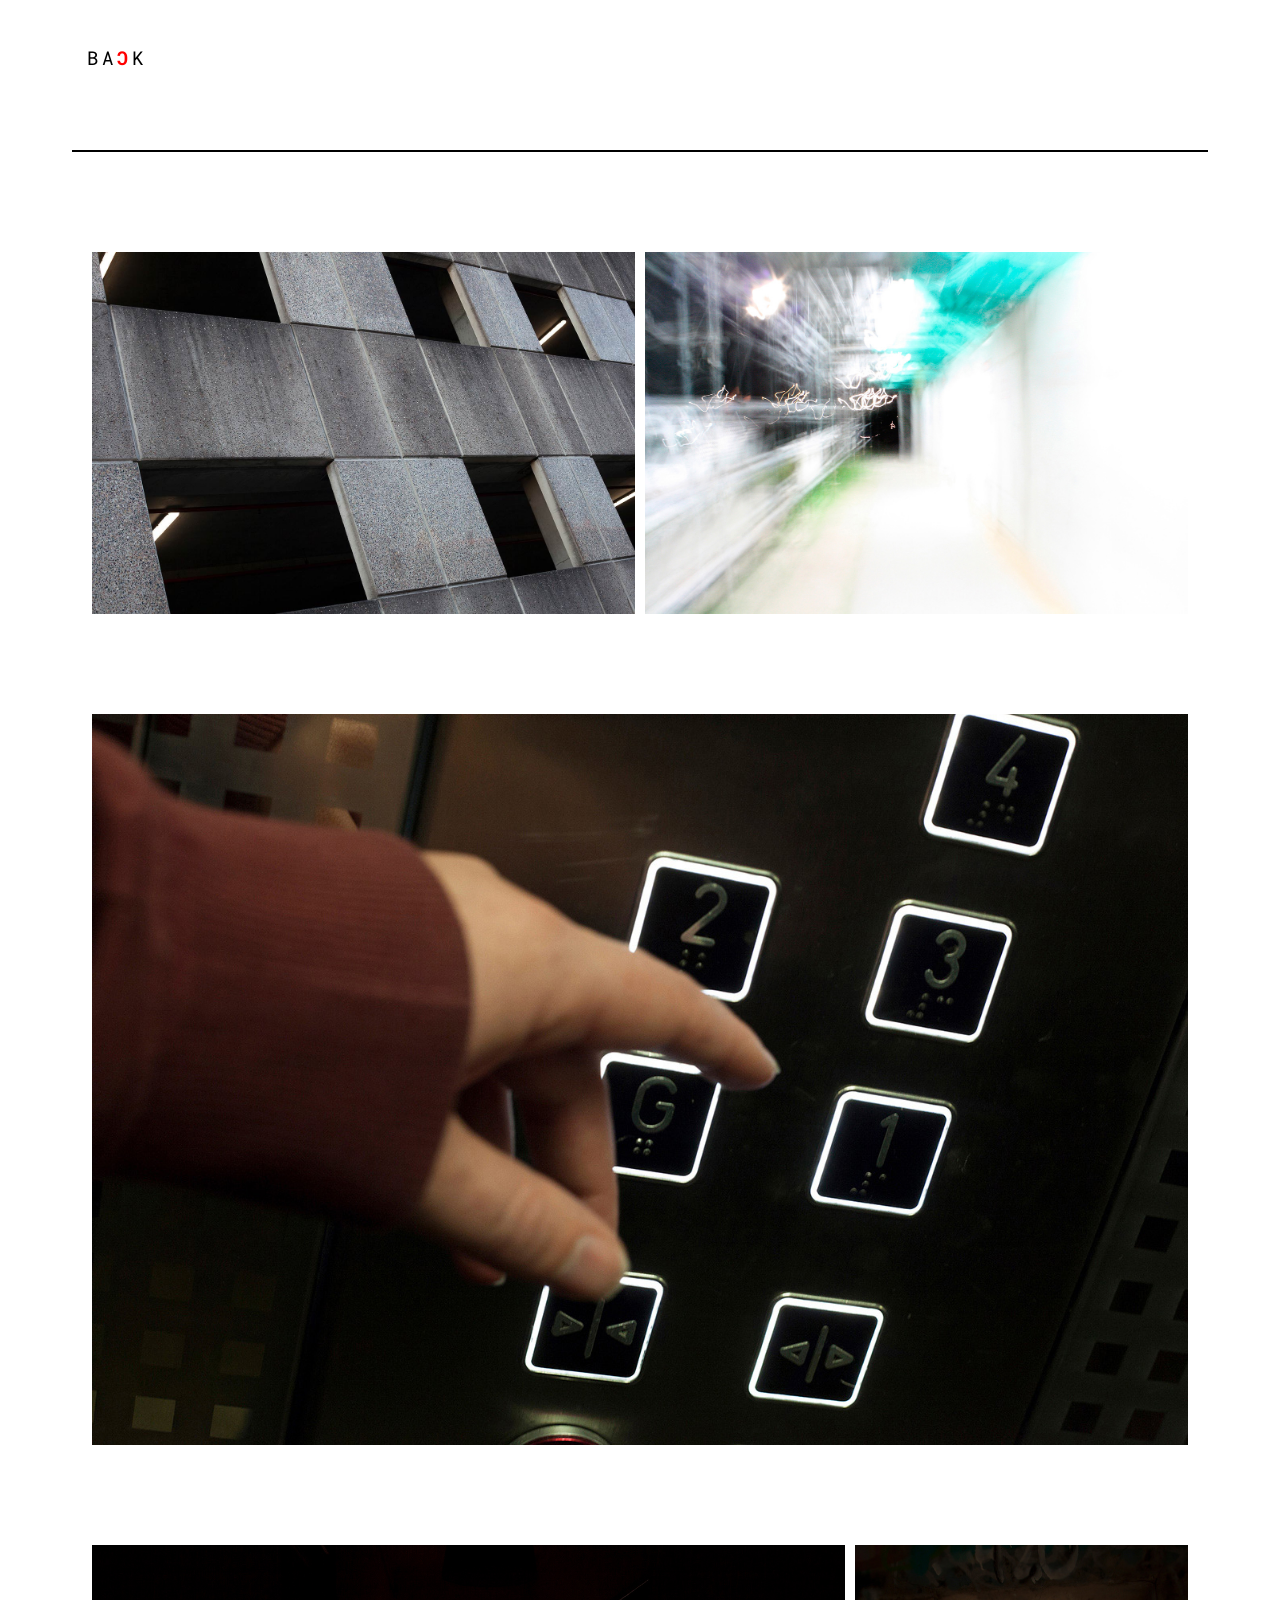
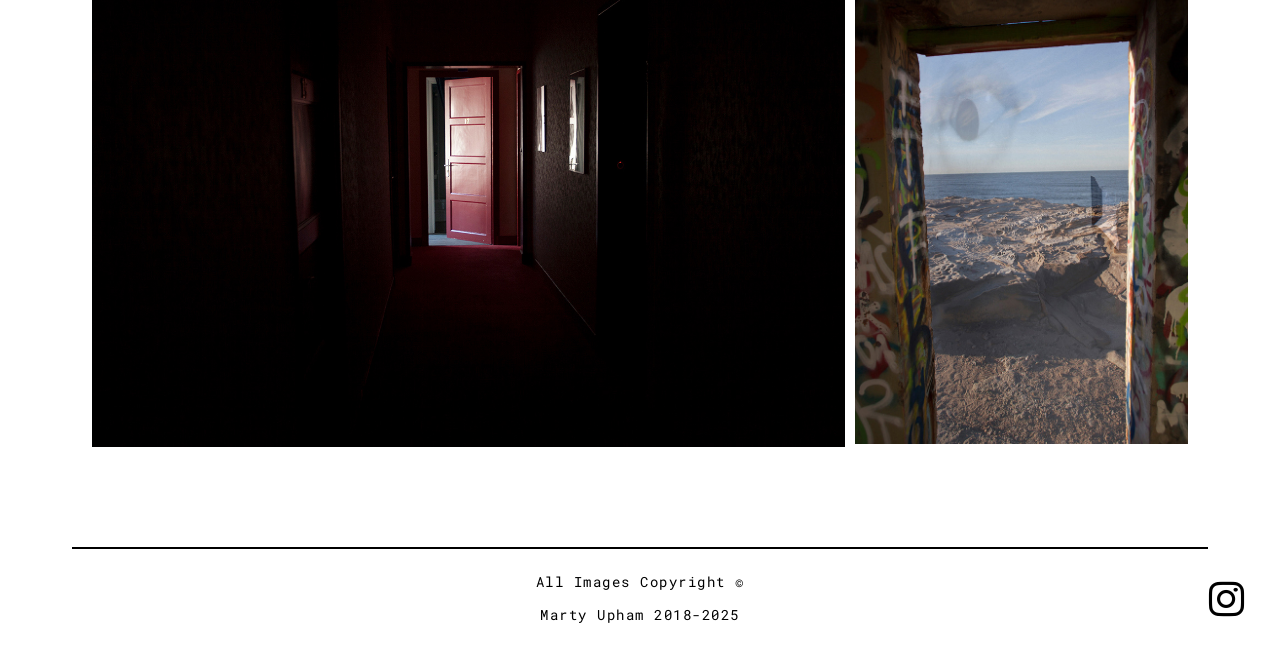
<file: tomorrows-past.html>
<!DOCTYPE html>
<html lang="en">
	<head>
        <title>Tomorrows Past</title>
		<meta charset="UTF-8">
        
        <!--Viewport of your page, which will give the browser instructions on 
        how to control the page's dimensions and scaling whilst aiding reponsive design-->
        <meta name="viewport" content="width=device-width, initial-scale=1.0">
        
        <!-- Favicon Metadata (page icon) -->
        <link rel="shortcut icon" type="image/gif" href="images/.gif">
        
        <!-- Open Graph/Link Preview (media content when sending url links) -->
        <meta property="og:site_name" content="Marty Upham" />
        <meta property="og:type" content="website" />
        <meta property="og:url" content="art.martyupham.com/tomorrows-past.html" />
        
        <!-- %%%%% -->
        <meta property="og:image" content="Images/Tomorrows_Past-2_OG_1200_x_630px.jpg" />
        
        <!-- %%%%% -->
        <meta property="og:title" content="Tomorrows Past || Marty Upham" />
        
        <!-- %%%%% -->
        <meta property="og:description" content="Marty Upham presents 'Tomorrows Past'" />
        
        <!-- STYLE Sheets -->
        <!-- This style sheet represents specific styles applicable to this page -->
        <link rel="stylesheet" href="css/sequencesArtBody.css">
        
        <!-- These two (2) style sheets represent global styles that apply across the website
             and responsive design respectively -->
        <link rel="stylesheet" href="css/global.css">
        <link rel="stylesheet" href="css/responsive.css">
        
        <link rel="preconnect" href="https://fonts.googleapis.com">
        <link rel="preconnect" href="https://fonts.gstatic.com" crossorigin>
        <link href="https://fonts.googleapis.com/css2?family=Roboto+Mono&display=swap" rel="stylesheet">   
        
        <link rel="stylesheet" href="https://cdnjs.cloudflare.com/ajax/libs/font-awesome/6.2.0/css/all.min.css" integrity="sha512-xh6O/CkQoPOWDdYTDqeRdPCVd1SpvCA9XXcUnZS2FmJNp1coAFzvtCN9BmamE+4aHK8yyUHUSCcJHgXloTyT2A==" crossorigin="anonymous" referrerpolicy="no-referrer"/>
        
	</head>
            
    <!-- OPENING NOTES -->
    
    <!-- This Page forms the detailed work of a Sequence. -->
    <!-- It uses UNIQUE Column classes with specific width percentages  -->
    <!-- that are callculated and reflective of the individual work -->

    
    <!-- Comments are written directly above the HTML that is written --> 
    <!-- In some detailed cases, further commentary may appear to the right -->

      
    <!-- START of page -->
            
    <body>   
        
       <div class="page-container"> 
           
        <!-- NAVIGATION -->
        <section>

            <div class="frame-back-button-container">
                <div class="frame-back-button">
                    <a href="sequences.html">ba<span class="rotate">c</span>k</a>
                </div>
            </div>

        </section>
           
        <!-- MAIN CONTENT -->
        <section>

            <div class="main-content">

                <!-- Images used to open the lightbox -->

                <div class="image-container">

                    <div class="row">
                      <div class="col-xs-12 col-l-6">
                          
                          <picture>
                                <source media="(min-width: 1024px)" srcset="Images/Tomorrows_Past-1_1366px.jpg">
                                <source media="(min-width: 768px)" srcset="Images/Tomorrows_Past-1_1024px.jpg">
                                <source media="(min-width: 640px)" srcset="Images/Tomorrows_Past-1_768px.jpg">
                        <img src="Images/Tomorrows_Past-1_640px.jpg" 
                             onclick="openModal();currentSlide(1)" class="hover-shadow cursor">
                          </picture>
                      </div>
                      <div class="col-xs-12 col-l-6">
                          <picture>
                                <source media="(min-width: 1024px)" srcset="Images/Tomorrows_Past-2_1366px.jpg">
                                <source media="(min-width: 768px)" srcset="Images/Tomorrows_Past-2_1024px.jpg">
                                <source media="(min-width: 640px)" srcset="Images/Tomorrows_Past-2_768px.jpg">
                        <img src="Images/Tomorrows_Past-2_640px.jpg" 
                             onclick="openModal();currentSlide(2)" class="hover-shadow cursor">
                          </picture>
                      </div>

                    </div>

                    <div class="row">
                        <div class="col-xs-12">
                            <picture>
                                <source media="(min-width: 1024px)" srcset="Images/Tomorrows_Past-3_1366px.jpg">
                                <source media="(min-width: 768px)" srcset="Images/Tomorrows_Past-3_1024px.jpg">
                                <source media="(min-width: 640px)" srcset="Images/Tomorrows_Past-3_768px.jpg">
                                <img src="Images/Tomorrows_Past-3_640px.jpg" 
                                     onclick="openModal();currentSlide(3)" class="hover-shadow cursor">
                            </picture>
                      </div>

                    </div>

                    <div class="row">
                      <div class="col-xs-12 col-m-8-a">
                        <picture>
                                <source media="(min-width: 1024px)" srcset="Images/Tomorrows_Past-4_1366px.jpg">
                                <source media="(min-width: 768px)" srcset="Images/Tomorrows_Past-4_1024px.jpg">
                                <source media="(min-width: 640px)" srcset="Images/Tomorrows_Past-4_768px.jpg">
                            <img src="Images/Tomorrows_Past-4_640px.jpg" 
                                 onclick="openModal();currentSlide(4)" class="hover-shadow cursor">
                        </picture> 
                      </div>

                      <div class="col-xs-12 col-m-4-a image-expand">
                          <picture>
                                <source media="(min-width: 1024px)" srcset="Images/Tomorrows_Past-5_1024px.jpg">
                              <source media="(min-width: 768px)" srcset="Images/Tomorrows_Past-5_768px.jpg">
                        <img src="Images/Tomorrows_Past-5_576px.jpg" 
                             onclick="openModal();currentSlide(5)" class="hover-shadow cursor">
                          </picture>
                      </div>

                    </div>


                </div>

            </div>

       </section>
           
        <!-- FOOTER -->
        <!-- Relies on parent "page-container" for page positioning -->   
        <div class="footer">

            <p>All Images Copyright &#169;</p>
            <p>Marty Upham 2018-2025</p>
            
            <a href="https://www.instagram.com/martyupham.art/" class="fa fa-brands fa-instagram"></a>

        </div>
           
    </div>
        
    
        
    <!-- The Modal/Lightbox -->
    <div id="myModal" class="modal">
      <span class="close cursor" onclick="closeModal()">&times;</span>
      <div class="modal-content">

        <div class="mySlides">
          <div class="numbertext"></div>
            <picture>
                <source media="(min-width: 1024px)" srcset="Images/Tomorrows_Past-1_1366px.jpg">
                <source media="(min-width: 768px)" srcset="Images/Tomorrows_Past-1_1024px.jpg">
                <source media="(min-width: 640px)" srcset="Images/Tomorrows_Past-1_768px.jpg">
                <img src="Images/Tomorrows_Past-1_640px.jpg" alt="Abstract Artistic Work">
            </picture>
        </div>

    <div class="mySlides">
      <div class="numbertext"></div>
        
            <picture>
                <source media="(min-width: 1024px)" srcset="Images/Tomorrows_Past-2_1366px.jpg">
                <source media="(min-width: 768px)" srcset="Images/Tomorrows_Past-2_1024px.jpg">
                <source media="(min-width: 640px)" srcset="Images/Tomorrows_Past-2_768px.jpg">
                <img src="Images/Tomorrows_Past-2_640px.jpg" alt="Abstract Artistic Work">
            </picture>
      
    </div>

    <div class="mySlides">
      <div class="numbertext"></div>
        
            <picture>
                <source media="(min-width: 1024px)" srcset="Images/Tomorrows_Past-3_1366px.jpg">
                <source media="(min-width: 768px)" srcset="Images/Tomorrows_Past-3_1024px.jpg">
                <source media="(min-width: 640px)" srcset="Images/Tomorrows_Past-3_768px.jpg">
                <img src="Images/Tomorrows_Past-3_640px.jpg" alt="A Figure Pressing a Button">
            </picture>
      
    </div>
          
    <div class="mySlides">
      <div class="numbertext"></div>
        
            <picture>
                <source media="(min-width: 1024px)" srcset="Images/Tomorrows_Past-4_1366px.jpg">
                <source media="(min-width: 768px)" srcset="Images/Tomorrows_Past-4_1024px.jpg">
                <source media="(min-width: 640px)" srcset="Images/Tomorrows_Past-4_768px.jpg">
                <img src="Images/Tomorrows_Past-4_640px.jpg" alt="A Doorway">
            </picture>
      
    </div>

    <div class="mySlides">
      <div class="numbertext"></div>
        
        
            <picture>
                <source media="(min-width: 2000px)" srcset="Images/Tomorrows_Past-5_1024px.jpg">
                <source media="(min-width: 768px)" srcset="Images/Tomorrows_Past-5_768px.jpg">
                <img src="Images/Tomorrows_Past-5_576px.jpg" 
                     class="portrait-image-centre" alt="Abstract Artistic Work">
            </picture>
        
        
    </div>

    <!-- Next/previous controls -->
    <a class="prev" onclick="plusSlides(-1)">&#10094;</a>
    <a class="next" onclick="plusSlides(1)">&#10095;</a>

    <!-- Caption text -->
    <div class="caption-container">
      <p id="caption"></p>
    </div>

          
    <!-- Thumbnail image controls -->
          
    
    
        <div class="column-three">
          <img class="demo" src="Images/Tomorrows_Past-1_1024px.jpg" onclick="currentSlide(1)" alt="">
        </div>

        <div class="column-three">
          <img class="demo" src="Images/Tomorrows_Past-2_1024px.jpg" onclick="currentSlide(2)" alt="">
        </div>

        <div class="column-three">
          <img class="demo" src="Images/Tomorrows_Past-3_1024px.jpg" onclick="currentSlide(3)" alt="">
        </div>

    
        
        <div class="column-three-one demo-lower">
          <img class="demo" src="Images/Tomorrows_Past-4_1024px.jpg" onclick="currentSlide(4)" alt="">
        </div>

        <div class="column-three-one-portrait-demo demo-lower">
          <img class="demo" src="Images/Tomorrows_Past-5_576px.jpg" onclick="currentSlide(5)" alt="">
        </div>
          

        
  </div>
</div> 
        
      
            <script src="Javascript/script.js">
            </script>
              
        
		
	</body>

</html>
</file>
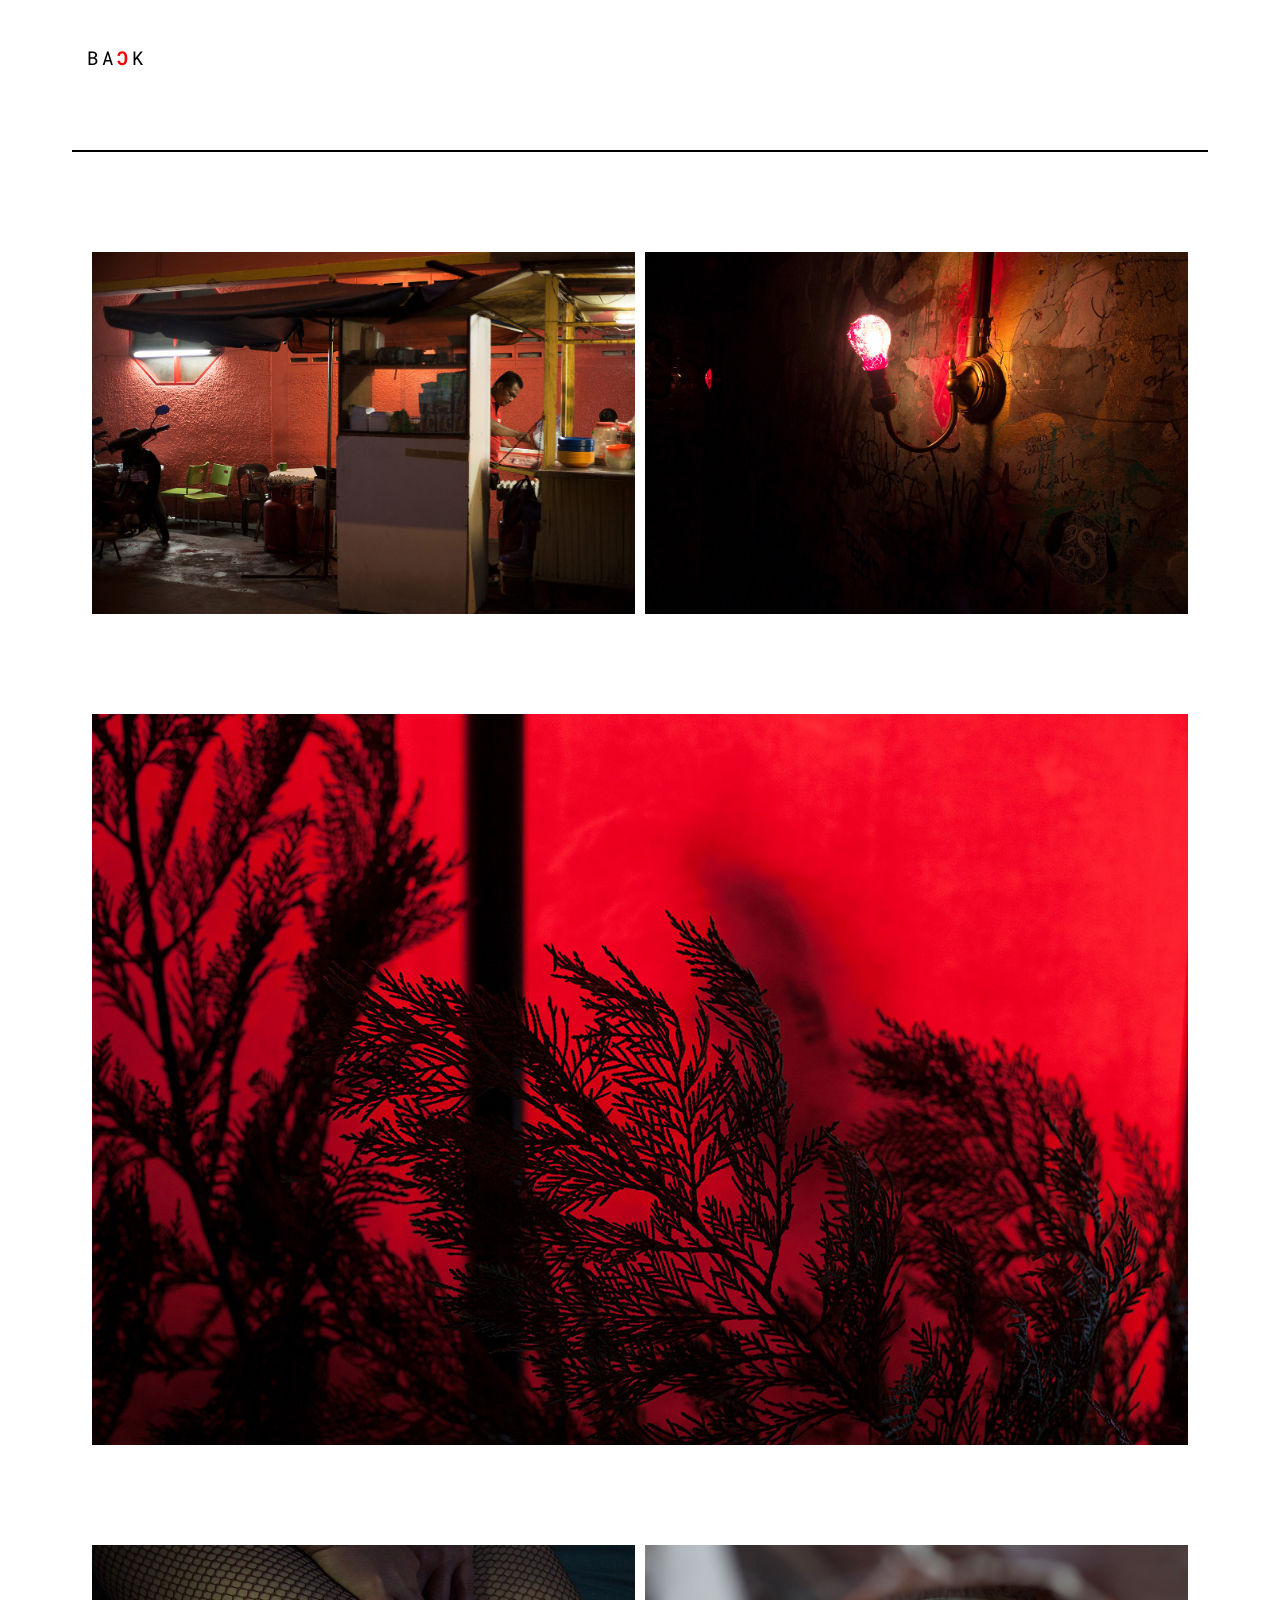
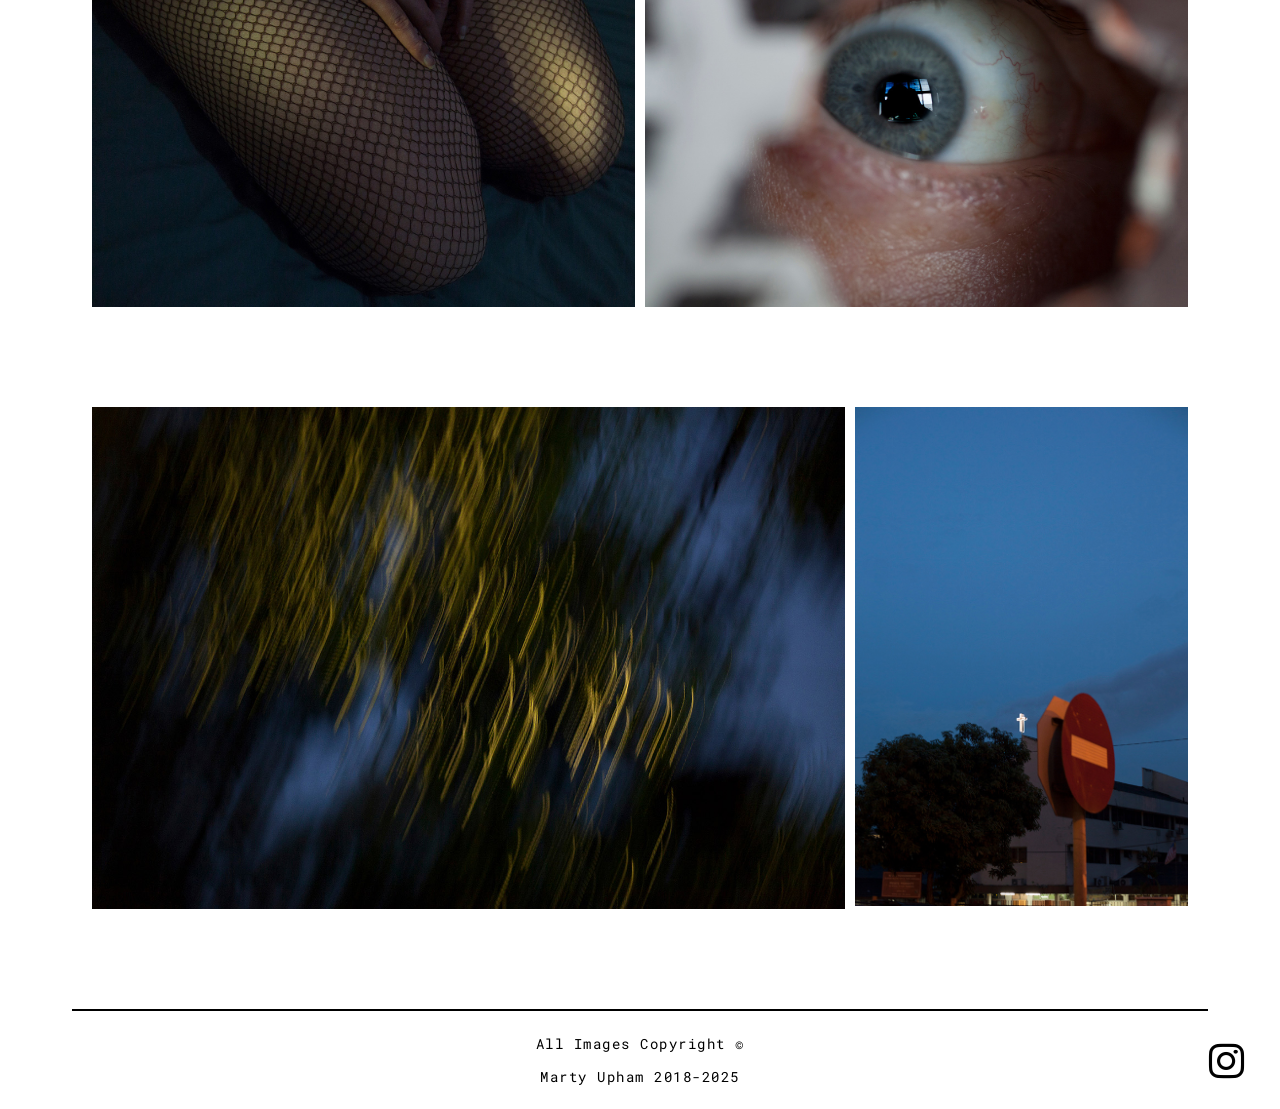
<file: vertically-malaligned.html>
<!DOCTYPE html>
<html lang="en">
	<head>
        <title>Vertically Malaligned</title>
		<meta charset="UTF-8">
        
        <!--Viewport of your page, which will give the browser instructions on 
        how to control the page's dimensions and scaling whilst aiding reponsive design-->
        <meta name="viewport" content="width=device-width, initial-scale=1.0">
        
        <!-- Favicon Metadata (page icon) -->
        <link rel="shortcut icon" type="image/gif" href="images/.gif">
        
        <!-- Open Graph/Link Preview (media content when sending url links) -->
        <meta property="og:site_name" content="Marty Upham" />
        <meta property="og:type" content="website" />
        <meta property="og:url" content="art.martyupham.com/vertically-malaligned.html" />
        
        <!-- %%%%% -->
        <meta property="og:image" content="Images/Vertically_Malaligned-5_OG_1200_x_630px.jpg" />
        
        <!-- %%%%% -->
        <meta property="og:title" content="Vertically Malaligned || Marty Upham" />
        
        <!-- %%%%% -->
        <meta property="og:description" content="Marty Upham presents 'Vertically Malaligned'" />
        
        <!-- STYLE Sheets -->
        <!-- This style sheet represents specific styles applicable to this page -->
        <link rel="stylesheet" href="css/sequencesArtBody.css">
        
        <!-- These two (2) style sheets represent global styles that apply across the website
             and responsive design respectively -->
        <link rel="stylesheet" href="css/global.css">
        <link rel="stylesheet" href="css/responsive.css">
        
        <link rel="preconnect" href="https://fonts.googleapis.com">
        <link rel="preconnect" href="https://fonts.gstatic.com" crossorigin>
        <link href="https://fonts.googleapis.com/css2?family=Roboto+Mono&display=swap" rel="stylesheet">   
        
        <link rel="stylesheet" href="https://cdnjs.cloudflare.com/ajax/libs/font-awesome/6.2.0/css/all.min.css" integrity="sha512-xh6O/CkQoPOWDdYTDqeRdPCVd1SpvCA9XXcUnZS2FmJNp1coAFzvtCN9BmamE+4aHK8yyUHUSCcJHgXloTyT2A==" crossorigin="anonymous" referrerpolicy="no-referrer"/>
        
	</head>
            
    <!-- OPENING NOTES -->
    
    <!-- This Page forms the detailed work of a Sequence. -->
    <!-- It uses UNIQUE Column classes with specific width percentages  -->
    <!-- that are callculated and reflective of the individual work -->

    
    <!-- Comments are written directly above the HTML that is written --> 
    <!-- In some detailed cases, further commentary may appear to the right -->

      
    <!-- START of page -->
            
    <body>   
        
        <div class="page-container">
        
        <!-- NAVIGATION -->
        <section>

            <div class="frame-back-button-container">
                <div class="frame-back-button">
                    <a href="sequences.html">ba<span class="rotate">c</span>k</a>
                </div>
            </div>

        </section>
            
        <!-- MAIN CONTENT -->
        <section>

            <div class="main-content">

                <!-- Images used to open the Modal/Lightbox -->

                <div class="image-container">

                    <div class="row">
                      <div class="col-xs-12 col-l-6">
                          <picture>
                            <source media="(min-width: 1024px)" srcset="Images/Vertically_Malaligned-1_1366px.jpg">
                            <source media="(min-width: 768px)" srcset="Images/Vertically_Malaligned-1_1024px.jpg">
                            <source media="(min-width: 640px)" srcset="Images/Vertically_Malaligned-1_768px.jpg">
                        <img src="Images/Vertically_Malaligned-1_640px.jpg" 
                             onclick="openModal();currentSlide(1)" class="hover-shadow cursor">
                          </picture>
                      </div>
                      <div class="col-xs-12 col-l-6">
                          <picture>
                            <source media="(min-width: 1024px)" srcset="Images/Vertically_Malaligned-2_1366px.jpg">
                            <source media="(min-width: 768px)" srcset="Images/Vertically_Malaligned-2_1024px.jpg">
                            <source media="(min-width: 640px)" srcset="Images/Vertically_Malaligned-2_768px.jpg">
                        <img src="Images/Vertically_Malaligned-2_640px.jpg" 
                             onclick="openModal();currentSlide(2)" class="hover-shadow cursor">
                          </picture>
                      </div>
                    </div>

                    <div class="row">
                      <div class="col-xs-12">
                        <picture>
                            <source media="(min-width: 1024px)" srcset="Images/Vertically_Malaligned-3_1366px.jpg">
                            <source media="(min-width: 768px)" srcset="Images/Vertically_Malaligned-3_1024px.jpg">
                            <source media="(min-width: 640px)" srcset="Images/Vertically_Malaligned-3_768px.jpg">
                            <img src="Images/Vertically_Malaligned-3_640px.jpg"
                                 onclick="openModal();currentSlide(3)" class="hover-shadow cursor">
                        </picture>
                      </div>
                    </div> 

                    <div class="row">
                      <div class="col-xs-12 col-l-6">
                          <picture>
                            <source media="(min-width: 1024px)" srcset="Images/Vertically_Malaligned-4_1366px.jpg">
                            <source media="(min-width: 768px)" srcset="Images/Vertically_Malaligned-4_1024px.jpg">
                            <source media="(min-width: 640px)" srcset="Images/Vertically_Malaligned-4_768px.jpg">
                        <img src="Images/Vertically_Malaligned-4_640px.jpg" 
                             onclick="openModal();currentSlide(4)" class="hover-shadow cursor">
                          </picture>
                      </div>
                      <div class="col-xs-12 col-l-6">
                          <picture>
                            <source media="(min-width: 1024px)" srcset="Images/Vertically_Malaligned-5_1366px.jpg">
                            <source media="(min-width: 768px)" srcset="Images/Vertically_Malaligned-5_1024px.jpg">
                            <source media="(min-width: 640px)" srcset="Images/Vertically_Malaligned-5_768px.jpg">
                        <img src="Images/Vertically_Malaligned-5_640px.jpg" 
                             onclick="openModal();currentSlide(5)" class="hover-shadow cursor">
                          </picture>
                      </div>
                    </div>

                    <div class="row">
                      <div class="col-xs-12 col-m-8-a">
                        <picture>
                            <source media="(min-width: 1024px)" srcset="Images/Vertically_Malaligned-6_1366px.jpg">
                            <source media="(min-width: 768px)" srcset="Images/Vertically_Malaligned-6_1024px.jpg">
                            <source media="(min-width: 640px)" srcset="Images/Vertically_Malaligned-6_768px.jpg">
                            <img src="Images/Vertically_Malaligned-6_640px.jpg"
                                 onclick="openModal();currentSlide(6)" class="hover-shadow cursor">
                        </picture> 
                      </div>

                      <div class="col-xs-12 col-m-4-a image-expand">
                          <picture>
                                <source media="(min-width: 1024px)" srcset="Images/Vertically_Malaligned-7_1024px.jpg">
                              <source media="(min-width: 768px)" srcset="Images/Vertically_Malaligned-7_768px.jpg">
                        <img src="Images/Vertically_Malaligned-7_576px.jpg" 
                             onclick="openModal();currentSlide(7)" class="hover-shadow cursor">
                          </picture>
                      </div>
                    </div>  

                </div>
                
            </div>
            
        </section>
        
        <!-- FOOTER -->
        <!-- Relies on parent "page-container" for page positioning -->
        <div class="footer">

            <p>All Images Copyright &#169;</p>
            <p>Marty Upham 2018-2025</p>
            
            <a href="https://www.instagram.com/martyupham.art/" class="fa fa-brands fa-instagram"></a>

        </div>

            
    </div>
        
        
        
    
        
        
        
    <!-- The Modal/Lightbox -->
    <div id="myModal" class="modal">
      <span class="close cursor" onclick="closeModal()">&times;</span>
      <div class="modal-content">
          
        <div class="mySlides">
          <div class="numbertext"></div>
            <picture>
                <source media="(min-width: 1024px)" srcset="Images/Vertically_Malaligned-1_1366px.jpg">
                <source media="(min-width: 768px)" srcset="Images/Vertically_Malaligned-1_1024px.jpg">
                <source media="(min-width: 640px)" srcset="Images/Vertically_Malaligned-1_768px.jpg">
                <img src="Images/Vertically_Malaligned-1_640px.jpg" alt="A Figure Standing">
            </picture>
        </div>
          
        <div class="mySlides">
          <div class="numbertext"></div>
            <picture>
                <source media="(min-width: 1024px)" srcset="Images/Vertically_Malaligned-2_1366px.jpg">
                <source media="(min-width: 768px)" srcset="Images/Vertically_Malaligned-2_1024px.jpg">
                <source media="(min-width: 640px)" srcset="Images/Vertically_Malaligned-2_768px.jpg">
                <img src="Images/Vertically_Malaligned-2_640px.jpg" alt="A Light Fitting">
            </picture>
        </div>
          
        <div class="mySlides">
          <div class="numbertext"></div>
            <picture>
                <source media="(min-width: 1024px)" srcset="Images/Vertically_Malaligned-3_1366px.jpg">
                <source media="(min-width: 768px)" srcset="Images/Vertically_Malaligned-3_1024px.jpg">
                <source media="(min-width: 640px)" srcset="Images/Vertically_Malaligned-3_768px.jpg">
                <img src="Images/Vertically_Malaligned-3_640px.jpg" alt="Abstract Artistic Work">
            </picture>
        </div>
          
        <div class="mySlides">
          <div class="numbertext"></div>
            <picture>
                <source media="(min-width: 1024px)" srcset="Images/Vertically_Malaligned-4_1366px.jpg">
                <source media="(min-width: 768px)" srcset="Images/Vertically_Malaligned-4_1024px.jpg">
                <source media="(min-width: 640px)" srcset="Images/Vertically_Malaligned-4_768px.jpg">
                <img src="Images/Vertically_Malaligned-4_640px.jpg" alt="A Figures Legs">
            </picture>
        </div>

        <div class="mySlides">
          <div class="numbertext"></div>
            <picture>
                <source media="(min-width: 1024px)" srcset="Images/Vertically_Malaligned-5_1366px.jpg">
                <source media="(min-width: 768px)" srcset="Images/Vertically_Malaligned-5_1024px.jpg">
                <source media="(min-width: 640px)" srcset="Images/Vertically_Malaligned-5_768px.jpg">
                <img src="Images/Vertically_Malaligned-5_640px.jpg" alt="A Figures Eye">
            </picture>
        </div>

    <div class="mySlides">
      <div class="numbertext"></div>
        
            <picture>
                <source media="(min-width: 1024px)" srcset="Images/Vertically_Malaligned-6_1366px.jpg">
                <source media="(min-width: 768px)" srcset="Images/Vertically_Malaligned-6_1024px.jpg">
                <source media="(min-width: 640px)" srcset="Images/Vertically_Malaligned-6_768px.jpg">
                <img src="Images/Vertically_Malaligned-6_640px.jpg" alt="Abstract Artistic Work">
            </picture>
      
    </div>

    

    <div class="mySlides">
      <div class="numbertext"></div>
        
        
            <picture>
                <source media="(min-width: 2000px)" srcset="Images/Vertically_Malaligned-7_1024px.jpg">
                <source media="(min-width: 768px)" srcset="Images/Vertically_Malaligned-7_768px.jpg">
                <img src="Images/Vertically_Malaligned-7_576px.jpg" 
                     class="portrait-image-centre" alt="Day Turning Night (Twighlight Hour)">
            </picture>
        
        
    </div>

    <!-- Next/previous controls -->
    <a class="prev" onclick="plusSlides(-1)">&#10094;</a>
    <a class="next" onclick="plusSlides(1)">&#10095;</a>

    <!-- Caption text -->
    <div class="caption-container">
      <p id="caption"></p>
    </div>

          
    <!-- Thumbnail image controls (demo) -->
          
    <div class="column-three">
      <img class="demo" src="Images/Vertically_Malaligned-1_1024px.jpg" onclick="currentSlide(1)" alt="">
    </div>
          
     <div class="column-three">
      <img class="demo" src="Images/Vertically_Malaligned-2_1024px.jpg" onclick="currentSlide(2)" alt="">
    </div>
          
     <div class="column-three">
      <img class="demo" src="Images/Vertically_Malaligned-3_1024px.jpg" onclick="currentSlide(3)" alt="">
    </div>
          
    <div class="column-four-one demo-lower">
      <img class="demo" src="Images/Vertically_Malaligned-4_1024px.jpg" onclick="currentSlide(4)" alt="">
    </div>

    <div class="column-four-one demo-lower">
      <img class="demo" src="Images/Vertically_Malaligned-5_1024px.jpg" onclick="currentSlide(5)" alt="">
    </div>

    <div class="column-four-one demo-lower">
      <img class="demo" src="Images/Vertically_Malaligned-6_1024px.jpg" onclick="currentSlide(6)" alt="">
    </div>

    <div class="column-four-one-potrait-demo demo-lower">
      <img class="demo" src="Images/Vertically_Malaligned-7_576px.jpg" onclick="currentSlide(7)" alt="">
    </div>
          
    
          
          
  </div>
        
</div> 
        
      
            <script src="Javascript/script.js">
            </script>
              
        
		
	</body>

</html>
</file>
<file: css/sequencesArtBody.css>
/*  SEQUENCE PAGE Style Sheet

/*  Comments are written directly above the CSS that is written. In Some cases of nested styling, comments are beside */



/* SEQUENCE (INDIVIDUAL WORK) PAGES */

.frame-back-button-container {
  width: 100%;
    max-width:1200px;
  padding: 45px 2.5% 0 2.5%;
    margin:auto;
    
}

.frame-back-button {
  height: auto;
  margin: 0;
  width: 100%;
  padding-left: 15px;
}

.frame-back-button a {
  text-decoration: none;
  text-transform: uppercase;
  color: black;
  letter-spacing: 4px;
  font-size: 1.2rem;
    
}

.frame-back-button span {
  display: inline-block; /* Rotates, aligns and corrects text 
                            height of backward facing 'C' in BACK */
  -webkit-transform: matrix(-1, 0, 0, 1, 0, 0);
  -moz-transform: matrix(-1, 0, 0, 1, 0, 0);
  -o-transform: matrix(-1, 0, 0, 1, 0, 0);
  transform: matrix(-1, 0, 0, 1, 0, 0);

  color: red;
  padding-left: 4px; /* Corrects letter spacing issues derived from 'C' being rotated */
  margin-left: -4px;
font-weight: bold;
}

/*  Image container for sequence title pages that display works side by side */

.image-container {
  margin: auto;
  padding: 12.5% 15px 0 15px;
  width: 100%;
  border-top: solid black 2px;
  border-bottom: solid black 2px;
}



/*  Expands image to fill space (Torn images) */
.image-expand img {
  width: 100%;
}



/* COLUMN CLASSES (unique) */
/* The below classes are used for the sequence pages and
    use specific width percentages that are calculated and 
    reflect the individual work*/

[class*="column"] {
  padding: 4px;
  float: left;
}



/*  Column has a total of one (1) image. 

/*  TITLE(S) */
/*  Birds (partial) */
/*  Gone Fishing (partial) */
/*  Tomorrows Past (partial) */
/*  Vertical Malaligned (partial) */

.column-one {
  width: 100%;
}

/*  Column has a total of two (2) images. 

/*  TITLE(S) */
/*  A mid-afternoon change (partial)*/
/*  Birds (partial)*/
/*  Can't find my damn Keys (partial) */
/*  Gone Fishing (partial) */
/*  I awoke from a dark dream (partial) */
/*  Tomorrows Past (partial) */
/*  Vertical Malaligned (partial) */

.column-two {
  width: 50%;
}

/*  Column has a total of two (2) images with one (1) in portrait orientation */

/*  TITLE(S) */
/*  Gone Fishing (partial) */
/*  I awoke from a dark dream (partial) */
/*  Tomorrows Past (partial) */
/*  Vertical Malaligned (partial) */

.column-two-one {
  width: 68.8%;
}

.column-two-one-portrait {
  width: 31.2%;
}

/*  Below class used as a hack to correct image alignment on modal screen */

.column-two-one-portrait-demo {
  width: 31.2%;
}

/*  Column has a total of two (2) images with one (1) in portrait orientation */

/*  IMPORTANT: This class set refers to a series that was captured in 
    4:3 (micro 4/3) format and therefore differs in width percentages
    to a comparable series captured in 3:2 (DSLR) format */

/*  TITLE(S) */
/*  Can't find my damn Keys (partial) */

.column-two-one-4-3 {
  width: 66.3%;
}

.column-two-one-4-3-portrait {
  width: 33.7%;
}

/*  Below class used as a hack to correct image alignment on modal screen */

.column-two-one-4-3-portrait-demo {
  width: 33.7%;
}

/*  Column has a total of three (3) images. All landscape orientaion */

/*  TITLE(S) */
/*  Birds (modal thumbnails) */
/*  Gone Fishing (modal thumbnails) */
/*  Tomorrows Past (modal thumbnails) */
/*  Vertically Malaligned (modal thumbnails) */

.column-three {
  width: 33.33%;
}

/*  Column has a total of three (3) images with one (1) in portrait orientation */

/*  TITLE(S) */
/*  Tomorrows Past (modal thumbnails) */
/*  Vertically Malaligned (modal thumbnails) */

.column-three-one {
  width: 40.7%;
}

.column-three-one-portrait {
  width: 18.6%;
}

/*  Below class used as a hack to correct image alignment on modal screen */

.column-three-one-portrait-demo {
  width: 18.6%;
}

/*  Column has a total of four (4) images. */

/*  TITLE(S) */
/*  A mid-afternoon change (modal thumbnails) */

.column-four {
  width: 25%;
}

/*  Column has a total of four (4) images with one (1) in portrait orientation */

/*  TITLE(S) */
/*  I awoke from a dark dream (modal thumbnails) */

.column-four-one {
  width: 28.9%;
}

.column-four-one-portrait {
  width: 13.3%;
}

/*  Below class used as a hack to correct image alignment on modal screen */

.column-four-one-potrait-demo {
  width: 13.3%;
}

/*  Column has a total of four (4) images with one (1) in portrait orientation */

/*  IMPORTANT: This class set refers to a series that was captured in 
    4:3 (micro 4/3) format and therefore differs in width percentages
    to a comparable series captured in 3:2 (DSLR) format */

/*  TITLE(S) */
/*  Can't find my damn Keys (modal thumbnails) */

.column-four-one-4-3 {
  width: 28.47%;
}

.column-four-one-4-3-portrait {
  width: 14.59%;
}

/*  Below class used as a hack to correct image alignment on modal screen */

.column-four-one-4-3-potrait-demo {
  width: 14.59%;
}

/* The Modal (background) */
.modal {
  display: none;
  position: fixed;
  z-index: 1;
  padding-top: 80px;
  left: 0;
  top: 0;
  width: 100%;
  height: 100%;
  overflow: auto;
  background-color: black;
}

/* Modal Content */
.modal-content {
  position: relative;
  margin: auto;
  padding: 0;
  width: 95%;
  max-width: 1200px;
  background-color: black;
}

/* The Close Button */
.close {
  color: white;
  position: absolute;
  top: 10px;
  right: 25px;
  font-size: 35px;
  font-weight: bold;
}

.close:hover,
.close:focus {
  color: #999;
  text-decoration: none;
  cursor: pointer;
}

.mySlides {
  display: none;
  padding-bottom: 30px;
}

.mySlides img {
  border: solid gray 1px;
}

.cursor {
  cursor: pointer;
}

/* Next & previous buttons */
.prev,
.next {
  cursor: pointer;
  position: absolute;
  top: 50%;
  width: auto;
  padding: 16px;
  margin-top: -50px;
  color: white;
  font-weight: bold;
  font-size: 20px;
  transition: 0.6s ease;
  border-radius: 0 3px 3px 0;
  user-select: none;
  -webkit-user-select: none;
}

/* Position the "next button" to the right */
.next {
  right: 0;
  border-radius: 3px 0 0 3px;
}

/* On hover, add a black background color with a little bit see-through */
.prev:hover,
.next:hover {
  background-color: rgba(0, 0, 0, 0.8);
}

/* Number text (1/3 etc) */
.numbertext {
  color: #f2f2f2;
  font-size: 12px;
  padding: 8px 12px;
  position: absolute;
  top: 0;
}

/* Class added to portrait oriented images to center within slideshow */
.portrait-image-centre {
  margin-left: auto;
  margin-right: auto;
}

.caption-container {
  text-align: center;
  background-color: black;
  padding: 2px 16px;
  color: white;
}

.demo {
  opacity: 0.6;
}

/* Adds padding to lower row of thumbnails */
.demo-lower {
  padding-bottom: 80px;
}

.active,
.demo:hover {
  opacity: 1;
}

img.hover-shadow {
  transition: 0.3s;
}

.hover-shadow:hover {
  box-shadow: 0 4px 8px 0 rgba(0, 0, 0, 0.2), 0 6px 20px 0 rgba(0, 0, 0, 0.19);
}


/*  MEDIA RULES */

@media only screen and (min-width: 768px) {
  section .frame-back-button-container {
    padding: 45px 2.5% 0 2.5%;
  }
}

@media only screen and (min-width: 992px) {
  section .frame-back-button-container {
    padding: 45px 2.5% 0 2.5%;
  }
    
.image-container {
  margin: auto;
  padding: 100px 15px 0 15px;
}
</file>
<file: css/global.css>
/*  GLOBAL Style Sheet (Contains navigation and footer)

/*  Comments are written directly above the CSS that is written. 
    In Some cases of nested styling, comments are beside */

/*  GLOBAL - Styles are applicable to all pages. Any exceptions
    will be marked in comments next to the specific style/class */



html,
body {
  margin: 0;
  height: 100%;
  font-family: "Roboto Mono", monospace;
}

* {
  box-sizing: border-box;
}

img {
  display: block;
  max-width: 100%;
}


/*  PAGE CONTAINER - All pages except home page that
    uses .home-page-container for modal/javascript purposes */

.page-container {
  position: relative;
  margin: auto;
  min-height: 100vh;
  width: 100%;
  max-width: 1920px; /* MAX WIDTH OF SCREEN CONTENT  */
  padding: 0; /* SIDE PADDING  */
}



/*  NAVIGATION - applicable to all pages except art work pages */

.nav-container {
  width: 100%;
  top: 0;  
}

.top-nav-bar {
  position: relative;
  width: 100%;
    min-height:66vh;
    background: rgba(0, 0, 0, 0.2);
    border-bottom: solid black 2px;
  overflow: hidden;
}

.top-nav-bar a {
  color: white;
}


.titleBannerVid {
  position: absolute;
  z-index: -99; /* Sits behind Site Title and the Menu Btn */
  
  min-width: 100%; /* Video always covers the width of the screen 100% */
  object-fit: cover; /* Covers screen while maintaining videos aspect ratio */
}

.mobile-site-title  {
    position:absolute;
    top:29%;
    font-size: 19vw;
  text-transform: uppercase;
  
    
}

.mobile-site-title a    {
    
    display:inline-block;
    width:auto;
    text-align: center;
    text-decoration: none;
  cursor: pointer; 
    line-height: 0.75;
    
}



.site-title {
  font-size: 4rem;
  text-transform: uppercase;
  padding: 36px;
  width: auto;
}

.site-title a {
    display:none; /* Responsive mode: Text Displays at 768px */
    
  text-decoration: none;
  cursor: pointer;
    line-height: 0.75;
}

/* Responsive menu. See menu-container, menu-box-1 & menu-box-2 below */
.menu-btn {
  position: absolute;
  top: 0;
  right: 0;
  font-size: 2rem;
  cursor: pointer;
  padding: 36px;

  background: none;
  -ms-transform: rotate(0deg); /* IE 9 */
  -webkit-transform: rotate(0deg); /* Safari prior 9.0 */
  transform: rotate(0deg); /* Standard syntax */
}

.menu-btn-rotate-90 {
  position: absolute;
  top: 0;
  right: 0;
  font-size: 2rem;
  cursor: pointer;
  padding-left: 36px;
  padding-top: 36px;
  background: none;
  -ms-transform: rotate(90deg); /* IE 9 */
  -webkit-transform: rotate(90deg); /* Safari prior 9.0 */
  transform: rotate(90deg); /* Standard syntax */
}

.menu-btn a {
    display:block;
  text-decoration: none;
   color:white; 
}

.menu-btn a:hover {
  color: #00e68a;
}

.menu-btn-rotate-90 a {
  text-decoration: none;
  color: white;
}

.menu-btn-rotate-90 a:hover {
  color:
}

/* Mobile Menu. Disable at 992px and enable larger menu tiles */

/* Style the navigation menu */
.mobile-nav {
  overflow: hidden;
  background: rgba(0, 0, 0, 0.3);
  position: relative;
}

/* Appears on all pages except home page. */
/* See rgba transparency above for home page */
.bold-bg {
  background: white;
  border-bottom: solid black 2px;
}

.bold-bg a:hover {
}

/* Hide the links inside the navigation menu (except for logo/home) */
.mobile-nav #myLinks {
  display: none;
}

/* Style navigation menu links */
.mobile-nav a {
  font-style: italic;
  font-size: 1.5rem;
  color: black;
  padding: 14px 36px;
  text-decoration: none;
  display: block;
}

.mobile-nav a:hover {
  background: black;
  /*  */
  color: #00e68a;
}




/* Desktop Menu. Enable at 992px for larger menu tiles */


.menu-bar-container {
  display: none;
}

#myMenuBar {
  display: none;
  float: left;
  width: 100%;
  background-color: white;
  height: auto;
  z-index: 90;
  padding: 28px 0;
  border-bottom: solid black 2px;
}

#myMenuBar a {
  font-style: italic;
  font-size: 1.5rem;
  color: black;
  padding: 0 72px;
  text-decoration: none;
  z-index: 90;
}

#myMenuBar a:hover {
  color: #00e68a;
}





/* Breadcrumbs appear on all pages except home page */

.breadcrumb {
  float: left;
  width: 100%;
  margin-bottom: 75px;
  border-bottom: solid black 2px;
}

.breadcrumb ul {
  padding: 6px 32px;
  list-style: none;
}
.breadcrumb ul li {
  display: inline;
  font-size: 1.2rem;
  color: black;
  letter-spacing: 2px;
}
.breadcrumb ul li + li:before {
  padding: 8px;
  color: black;
  content: "/\00a0";
}
.breadcrumb ul li a {
  color: black;
  text-decoration: none;
  padding: 8px;
  letter-spacing: 2px;
}
.breadcrumb ul li a:hover {
  text-decoration: underline;
}

.breadcrumb ul li span {
  color: #00e68a;
}


/* Section  */

/* .main-content does not appear on sequence (secondary) page */

section .main-content {
  padding: 10% 2.5% 0 2.5%;
    max-width:1200px;
    margin:auto;
}


/* mobile/desktop interchange for graphic series title overlay  */
/* also utilised on sequences page  */

.image-graphic-mobile   {
    display:block;
}

.image-graphic-desktop {
  display: none;
}



/*  FOOTER  */

.first-tier-footer {
  position: sticky; /* Positions footer at bottom of page */
  top: 100%; /* below its parent, home-page-container and or page-container */
  padding: 8px 16px;
    border-top: solid black 2px;
}

.footer {
  position: sticky; /* Positions footer at bottom of page */
  top: 100%; /* below its parent, page-container */
  padding: 8px 16px;
}

.first-tier-footer p, .footer p {
  letter-spacing: 1.5px;
  font-size: 0.9rem;
   
  text-align: center;
}

/*  Social Media  */

.fa {
    position:absolute;
    top:30px;
    right:36px;
  font-size: 2.5rem;
  text-align: center;
  text-decoration: none;
}

.fa:hover {
    color: #C13584;
    cursor: pointer;
}

.fa-instagram {
  
  color: black;
}



/*  MEDIA RULES  */

@media only screen and (max-width: 600px) {
    
    .first-tier-footer p, .footer p {
      letter-spacing: 1.3px;
      font-size: 0.8rem;
    }
    
    .fa {
           font-size:1.5rem;
            
        }
    
}

@media only screen and (min-width: 768px) {
    
    .top-nav-bar    {   /* RESPONSIVE: minimizes height of video/top-nav-bar for widescreen */
        min-height: 0; 
    }
    
    .site-title a {
    display:inline-block;
    }
    
    .mobile-site-title     {
        display:none;
    }
    
    section .main-content {
    padding: 80px 2.5% 0 2.5%;
  }
    
    
    
  
}

@media only screen and (min-width: 1366px) {

    .image-graphic-mobile {
    display:none;
  }
    
  .image-graphic-desktop {
    display:block;
  }
  

}
</file>
<file: css/responsive.css>
/*  RESPONSIVE WEB DESIGN (RWD) Style Sheet

/*  This style sheet introduces the use of fluid grids. Columns are defined (12) and make up a 100% width of viewport  */
/*  Div rows are then used that parent the columns and determine how many columns will exist on that row */

/*  Comments are written directly above the CSS that is written. In Some cases of nested styling, comments are beside */




/*  START Fluid grid styles (RESPONSIVE). Applicable to all pages   */


/*  Starting Point 100% column width:  */
/*  Always design for Mobile first  */

[class*="col-"] {
  width: 100%;
    
}

/*  Media queries used to establish Responsive Design*/

/*  For EXTRA SMALL MOBILE PHONES:  */
/*  Media query used to set a breakpoint at 640px  */
/*  Any device that falls into this screen category, columns will display as below width percentages  */
/*  Establishes a grid system with 12 seperate columns that when combined make 100% of the viewport*/

@media only screen and (max-width: 640px) {
  .col-xs-1 {
    width: 8.33%;
  }
  .col-xs-2 {
    width: 16.66%;
  }
  .col-xs-3 {
    width: 25%;
  }
  .col-xs-4 {
    width: 33.33%;
  }
  .col-xs-5 {
    width: 41.66%;
  }
  .col-xs-6 {
    width: 50%;
  }
  .col-xs-7 {
    width: 58.33%;
  }
  .col-xs-8 {
    width: 66.66%;
  }
  .col-xs-9 {
    width: 75%;
  }
  .col-xs-10 {
    width: 83.33%;
  }
  .col-xs-11 {
    width: 91.66%;
  }
  .col-xs-12 {
    width: 100%;
  }
}

/*  For MOBILE PHONES:  */
/*  Media query used to set a breakpoint between at 641px  */
/*  Any device that falls into this screen category, columns will display as below width percentages  */
/*  Establishes a grid system with 12 seperate columns that when combined make 100% of the viewport*/

@media only screen and (min-width: 641px) {
  .col-s-1 {
    width: 8.33%;
  }
  .col-s-2 {
    width: 16.66%;
  }
  .col-s-3 {
    width: 25%;
  }
  .col-s-4 {
    width: 33.33%;
  }
  .col-s-5 {
    width: 41.66%;
  }
  .col-s-6 {
    width: 50%;
  }
  .col-s-7 {
    width: 58.33%;
  }
  .col-s-8 {
    width: 66.66%;
  }
  .col-s-9 {
    width: 75%;
  }
  .col-s-10 {
    width: 83.33%;
  }
  .col-s-11 {
    width: 91.66%;
  }
  .col-s-12 {
    width: 100%;
  }
}

/*  For TABLETS AND MEDIUM SIZED DEVICES:  */
/*  Media query used to set a breakpoint at 768px  */
/*  Any device that falls into this screen category, columns will display as below width percentages  */
/*  Establishes a grid system with 12 seperate columns that when combined make 100% of the viewport*/

@media only screen and (min-width: 768px) {
  .col-m-1 {
    width: 8.33%;
  }
  .col-m-2 {
    width: 16.66%;
  }
  .col-m-3 {
    width: 25%;
  }
  .col-m-4 {
    width: 33.33%;
  }
    
    .col-m-4-a {
    width: 31%;
  }
  .col-m-5 {
    width: 41.66%;
  }
  .col-m-6 {
    width: 50%;
  }
  .col-m-7 {
    width: 58.33%;
  }
  .col-m-8 {
    width: 66.66%;
  }
    
    .col-m-8-a {
    width: 69%;
  }
    
  .col-m-9 {
    width: 75%;
  }
  .col-m-10 {
    width: 83.33%;
  }
  .col-m-11 {
    width: 91.66%;
  }
  .col-m-12 {
    width: 100%;
  }
}

/*  For DESKTOPS:  */
/*  Media query used to set a breakpoint at 992px  */
/*  Any device that falls into this screen category, columns will display as below width percentages  */
/*  Establishes a grid system with 12 seperate columns that when combined make 100% of the viewport*/

@media only screen and (min-width: 992px) {
  .col-l-1 {
    width: 8.33%;
  }
  .col-l-2 {
    width: 16.66%;
  }
  .col-l-3 {
    width: 25%;
  }
  .col-l-4 {
    width: 33.33%;
  }
  .col-l-5 {
    width: 41.66%;
  }
  .col-l-6 {
    width: 50%;
  }
  .col-l-7 {
    width: 58.33%;
  }
  .col-l-8 {
    width: 66.66%;
  }
  .col-l-9 {
    width: 75%;
  }
  .col-l-10 {
    width: 83.33%;
  }
  .col-l-11 {
    width: 91.66%;
  }
  .col-l-12 {
    width: 100%;
  }
}

*  For DESKTOPS AND LARGE DEVICES:  */
/*  Media query used to set a breakpoint at 1200px  */
/*  Any device that falls into this screen category, columns will display as below width percentages  */
/*  Establishes a grid system with 12 seperate columns that when combined make 100% of the viewport*/

@media only screen and (min-width: 1200px) {
  .col-xl-1 {
    width: 8.33%;
  }
  .col-xl-2 {
    width: 16.66%;
  }
  .col-xl-3 {
    width: 25%;
  }
  .col-xl-4 {
    width: 33.33%;
  }
  .col-xl-5 {
    width: 41.66%;
  }
  .col-xl-6 {
    width: 50%;
  }
  .col-xl-7 {
    width: 58.33%;
  }
  .col-xl-8 {
    width: 66.66%;
  }
  .col-xl-9 {
    width: 75%;
  }
  .col-xl-10 {
    width: 83.33%;
  }
  .col-xl-11 {
    width: 91.66%;
  }
  .col-xl-12 {
    width: 100%;
  }
}

/*  For XX Large DESKTOPS AND UHD DISPLAYS:  */
/*  Media query used to set a breakpoint at 1920px  */
/*  Any device that falls into this screen category, columns will display as below width percentages  */
/*  Establishes a grid system with 12 seperate columns that when combined make 100% of the viewport*/

@media only screen and (min-width: 1920px) {
  .col-xxl-1 {
    width: 8.33%;
  }
  .col-xxl-2 {
    width: 16.66%;
  }
  .col-xxl-3 {
    width: 25%;
  }
  .col-xxl-4 {
    width: 33.33%;
  }
  .col-xxl-5 {
    width: 41.66%;
  }
  .col-xxl-6 {
    width: 50%;
  }
  .col-xxl-7 {
    width: 58.33%;
  }
  .col-xxl-8 {
    width: 66.66%;
  }
  .col-xxl-9 {
    width: 75%;
  }
  .col-xxl-10 {
    width: 83.33%;
  }
  .col-xxl-11 {
    width: 91.66%;
  }
  .col-xxl-12 {
    width: 100%;
  }
}


/*  Adds a clear element property ::after all instances of classes of ".row"  */
/*  Allowing the next row to fall directly underneath the last  */

.row::after {
  content: "";
  clear: both;
  display: table;
    
}
/* Each column is set with the same attributes as one another  */

[class*="col-"] {
  float: left;
  padding: 0 5px 12.5% 5px;
}


@media only screen and (min-width: 992px) {
    [class*="col-"] {
  float: left;
  padding: 0 5px 100px 5px;
    }
}


/*  END Fluid grid styles   */
</file>
